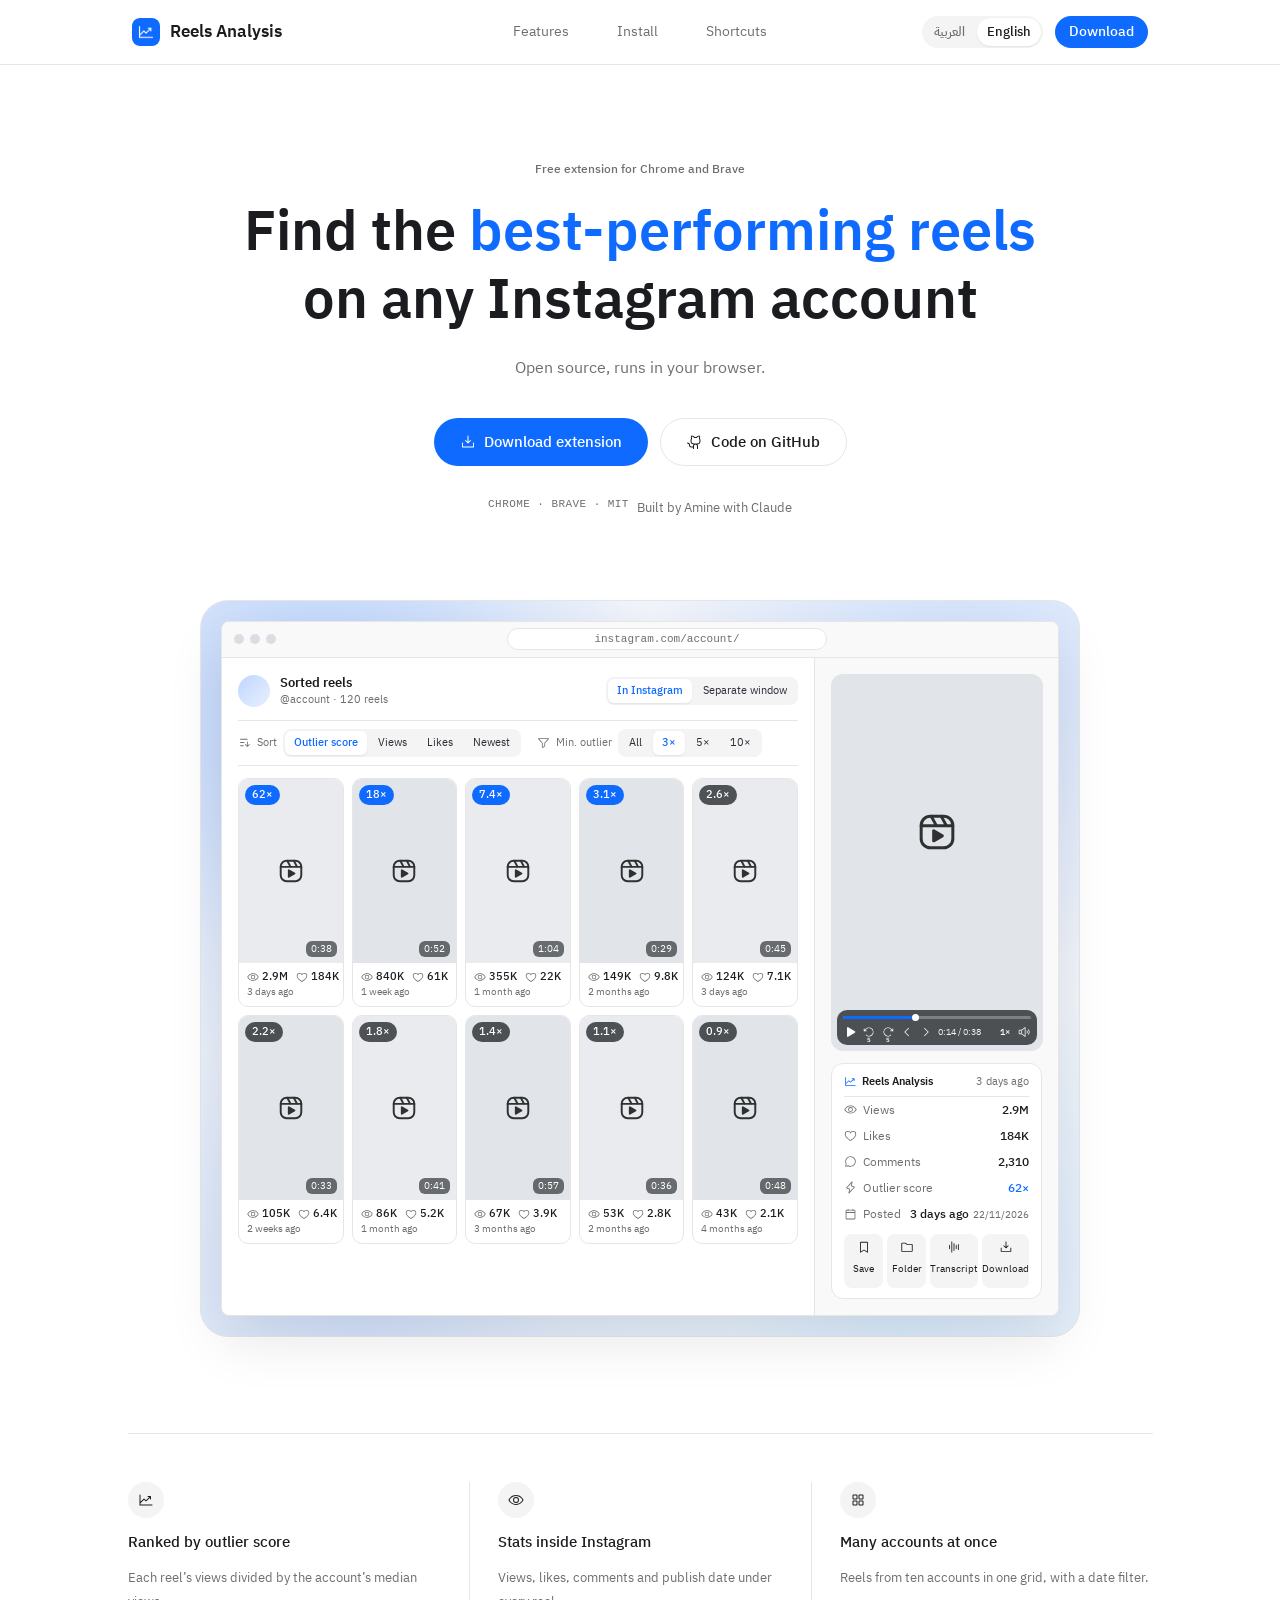
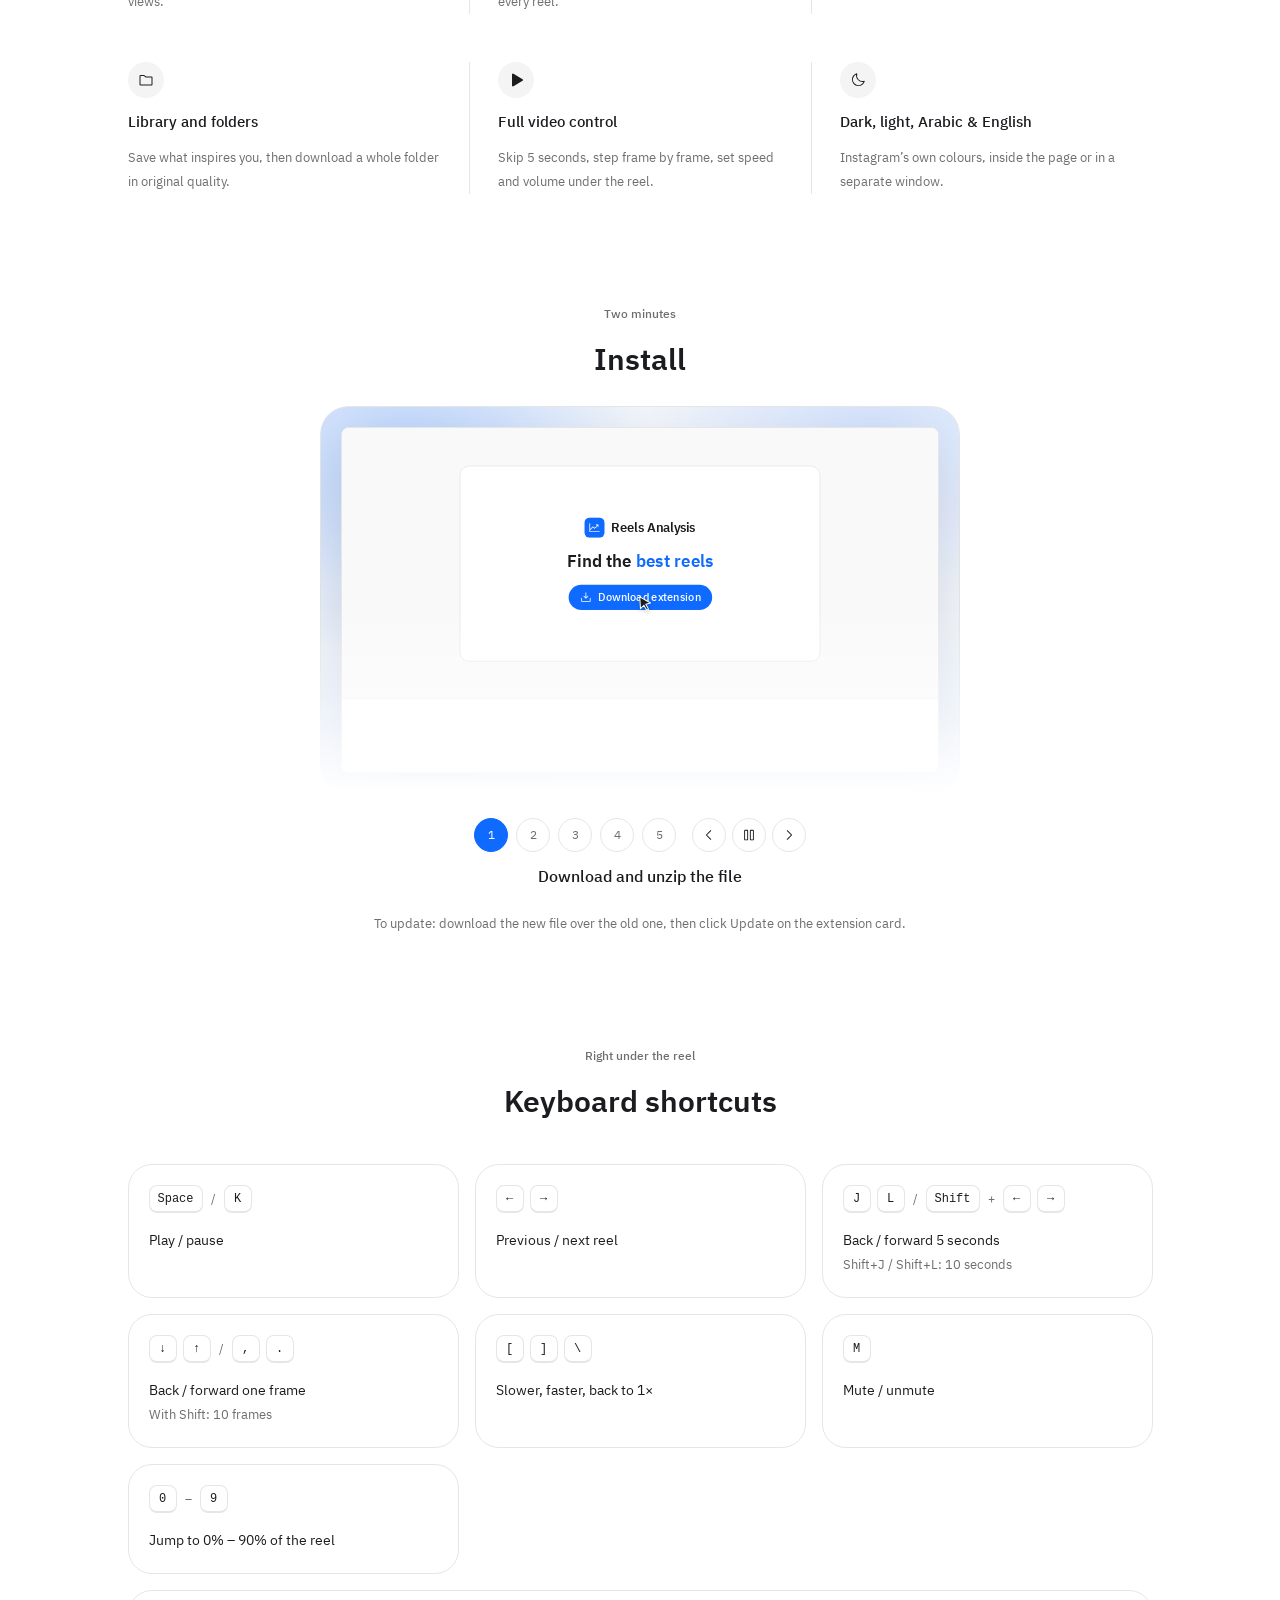
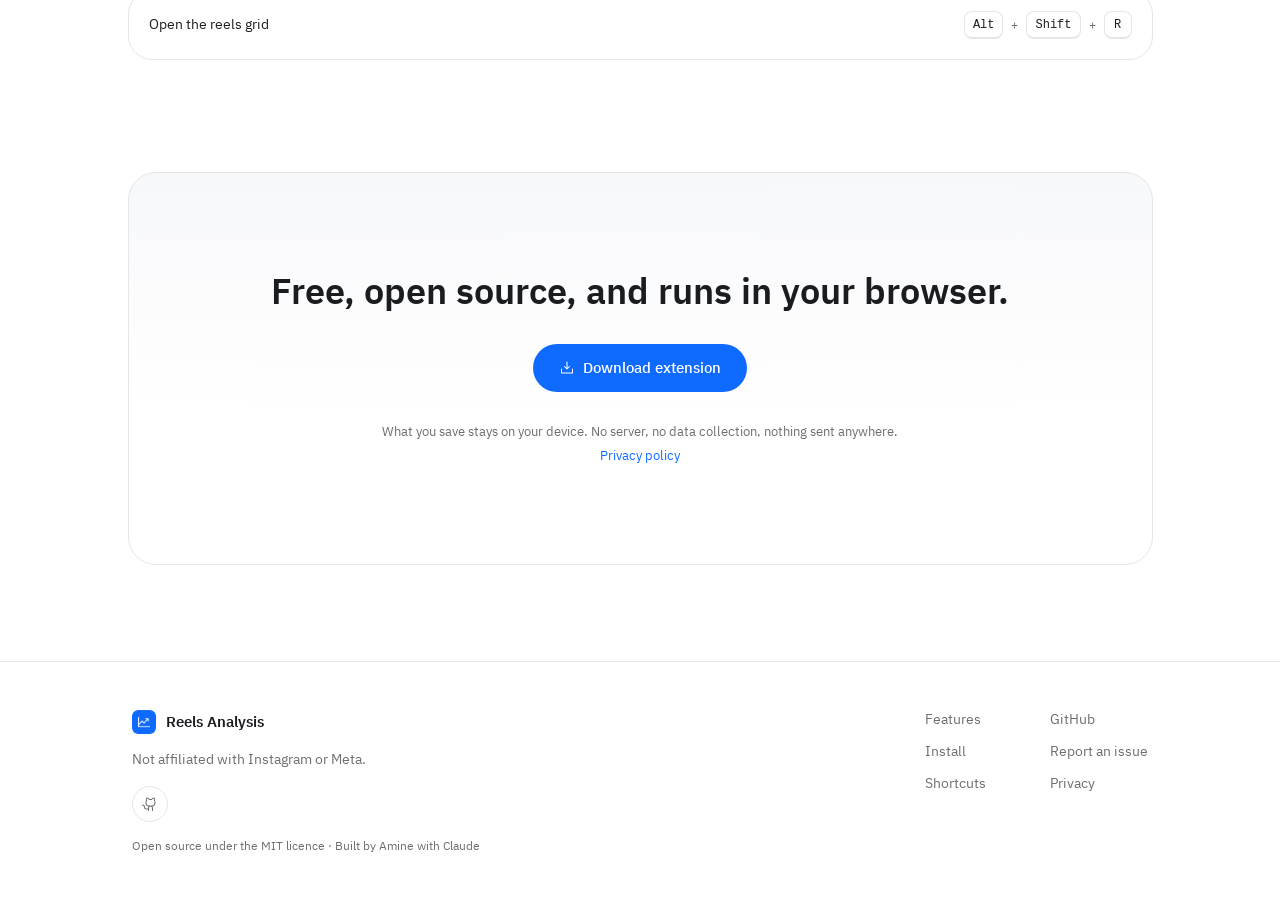
<file: docs/index.html>
<!DOCTYPE html>
<html lang="ar" dir="rtl">
<head>
<meta charset="utf-8">
<meta name="viewport" content="width=device-width, initial-scale=1">
<title>تحليل الريلز — اعرف أنجح الريلز في أي حساب</title>
<meta name="description" content="إضافة مجانية ومفتوحة المصدر لـ Chrome وBrave: رتّب ريلز أي حساب في إنستغرام بنقاط التميّز، وشاهد إحصاءات كل ريل، واحفظه في مجلدات، وتحكّم في تشغيله.">
<link rel="icon" href="icon.png">
<link rel="preconnect" href="https://fonts.googleapis.com">
<link rel="preconnect" href="https://fonts.gstatic.com" crossorigin>
<link href="https://fonts.googleapis.com/css2?family=IBM+Plex+Sans+Arabic:wght@400;500;600&display=swap" rel="stylesheet">
<script>
/* language before first paint: ?lang= → saved choice → browser language (ar* → Arabic, else English) */
(function(d){var l,q=(location.search.match(/[?&]lang=(ar|en)\b/)||[])[1];
  try{l=q||localStorage.getItem('ra-lang');if(q)localStorage.setItem('ra-lang',q);}catch(e){l=q;}
  if(l!=='ar'&&l!=='en')l=/^ar/i.test((navigator.languages&&navigator.languages[0])||navigator.language||'')?'ar':'en';
  d.lang=l;d.dir=l==='ar'?'rtl':'ltr';d.className='js'+(l==='en'?' i18n-wait':'');
  if(l==='en')document.title='Reels Analysis — find the best-performing reels on any account';
})(document.documentElement);
</script>
<style>
:root{
  --bg:#FFFFFF;--fg:#1A1C1F;--mut:#6E6E6E;--muted:#F4F4F4;--line:#E6E6E6;--side:#F9F9F9;--sel:#ECECEC;
  --blue:#0F6BFF;--blue2:#0A58D6;--tint:#E8F0FF;
  --ease:cubic-bezier(.75,0,.25,1);
  --font:"IBM Plex Sans Arabic",-apple-system,"SF Arabic","Segoe UI",Tahoma,sans-serif;
}
*{box-sizing:border-box}
html{scroll-behavior:auto}
body{margin:0;background:var(--bg);color:var(--fg);font:400 15px/24px var(--font);-webkit-font-smoothing:antialiased}
a{color:inherit;text-decoration:none}
svg.i{width:16px;height:16px;fill:currentColor;flex:none;display:block}
.num,.ltr{direction:ltr;unicode-bidi:isolate;font-variant-numeric:tabular-nums}

/* ---------- header (measured: 64px, sticky, border-b, container 1080 / px 32) */
section[id]{scroll-margin-top:80px}
header{position:sticky;top:0;z-index:50;border-bottom:1px solid var(--line);background:rgba(255,255,255,.85);-webkit-backdrop-filter:blur(12px);backdrop-filter:blur(12px)}
.hc{max-width:1080px;margin:0 auto;padding:0 32px;height:64px;display:grid;grid-template-columns:1fr auto 1fr;align-items:center;gap:24px}
.hc nav{justify-self:center;display:flex;gap:24px}.hc .end{justify-self:end}
.brand{display:flex;align-items:center;gap:10px;font-size:17px;font-weight:600;justify-self:start}
.brand img{width:28px;height:28px;border-radius:8px}
.hc nav{display:flex;align-items:center}
.hc nav a{padding:6px 12px;border-radius:999px;font-size:14px;line-height:20px;color:var(--mut)}
.hc nav a:hover{color:var(--fg);background:var(--muted)}
.hc .end{margin-inline-start:0;display:flex;align-items:center;gap:12px}
/* language switch (segmented, 32px like btn-sm) */
html.i18n-wait body{visibility:hidden}
.lsw{display:inline-flex;gap:2px;padding:2px;height:32px;border-radius:999px;background:var(--muted)}
.lsw button{height:28px;padding:0 10px;border:0;border-radius:999px;background:transparent;font:500 13px/28px var(--font);color:var(--mut);cursor:pointer;white-space:nowrap}
.lsw button:hover{color:var(--fg)}
.lsw button.on{background:#fff;color:var(--fg);box-shadow:0 1px 2px rgba(20,24,27,.08);cursor:default}
/* English = LTR: mirror the few places that were fixed to RTL */
html[dir=ltr] .s1 .pg1,html[dir=ltr] .ig,html[dir=ltr] .ig .pf{direction:ltr}
html[dir=ltr] .xc.ar p{direction:ltr;text-align:left}
html[dir=ltr] .key .ks{justify-content:flex-start}
html[dir=ltr] #m-prev svg,html[dir=ltr] #m-next svg{transform:scaleX(-1)}
.btn{display:inline-flex;align-items:center;justify-content:center;gap:8px;white-space:nowrap;border-radius:999px;font-weight:500;font-family:inherit}
.btn-sm{height:32px;padding:0 14px;font-size:14px;line-height:20px}
.btn-lg{height:48px;padding:0 26px;font-size:15px}
.btn-pri{background:var(--blue);color:#fff}
.btn-pri:hover{background:var(--blue2)}
.btn-out{border:1px solid var(--line);background:transparent;color:var(--fg)}
.btn-out:hover{background:var(--muted)}

/* ---------- main column (measured: max 1065, px 20, pb 96) */
main{max-width:1065px;margin:0 auto;padding:0 20px 96px;overflow-x:hidden}
.eyebrow{margin:0;font-size:12px;line-height:16px;font-weight:500;color:var(--mut)}
.hero{display:flex;flex-direction:column;align-items:center;text-align:center;padding-top:96px}
.hero h1{margin:20px 0 0;font-size:56px;line-height:1.22;font-weight:600;letter-spacing:0}
.hero h1 span{color:var(--blue)}
.hero .sub{margin:20px 0 0;font-size:16px;line-height:28px;color:var(--mut)}
.cta{margin-top:36px;display:flex;gap:12px;justify-content:center;flex-wrap:wrap}
.meta{margin-top:24px;display:flex;align-items:center;gap:8px}
.chip{display:inline-flex;align-items:center;gap:6px;height:32px;padding:0 12px;border:1px solid var(--line);border-radius:999px;font-size:13px;color:var(--mut)}
.chip svg.i{width:14px;height:14px}
.mono{font:400 11px/1 ui-monospace,SFMono-Regular,Menlo,monospace;letter-spacing:.04em;color:var(--mut);direction:ltr}

/* ---------- product frame (measured: max 880, radius 28, p 24, aurora, inner shadow 0 24 56) */
.shot{margin-top:80px}
.frame{max-width:880px;margin:0 auto;border:1px solid var(--line);border-radius:28px;padding:20px;background:#F4F6FA;
  background-image:radial-gradient(58% 72% at 14% 16%,rgba(15,107,255,.28),transparent 68%),radial-gradient(54% 68% at 86% 10%,rgba(120,170,255,.30),transparent 70%),radial-gradient(58% 66% at 80% 90%,rgba(140,200,255,.30),transparent 70%),radial-gradient(62% 70% at 18% 92%,rgba(15,107,255,.16),transparent 70%)}
.win{background:#fff;border:1px solid var(--line);border-radius:8px;box-shadow:0 24px 56px rgba(17,17,16,.10);overflow:hidden}
.wbar{height:36px;border-bottom:1px solid var(--line);display:flex;align-items:center;gap:12px;padding:0 12px;direction:ltr;background:var(--side)}
.dots{display:flex;gap:6px}.dots i{width:10px;height:10px;border-radius:50%;background:#DADDE2;display:block}
.url{flex:1;max-width:320px;margin:0 auto;height:22px;border-radius:999px;background:#fff;border:1px solid var(--line);font-size:11px;line-height:20px;color:var(--mut);text-align:center;font-family:ui-monospace,Menlo,monospace}
.wbody{display:grid;grid-template-columns:1fr 244px}
.pane{padding:16px;min-width:0}
.ghead{display:flex;align-items:center;gap:10px}
.av{width:32px;height:32px;border-radius:50%;background:linear-gradient(135deg,#BFD6FF,#E8F0FF);flex:none}
.who b{display:block;font-size:13px;line-height:18px;font-weight:600}
.who>span{display:block;font-size:11px;line-height:16px;color:var(--mut)}
.seg{display:inline-flex;gap:2px;padding:2px;border-radius:8px;background:var(--muted)}
.seg span{height:24px;padding:0 9px;border-radius:6px;font-size:11px;line-height:24px;color:#2A2E36;white-space:nowrap}
.seg span.on{background:#fff;color:var(--blue);font-weight:500;box-shadow:0 1px 2px rgba(20,24,27,.08)}
.ghead .seg{margin-inline-start:auto}
.tb{margin-top:12px;padding:8px 0;border-top:1px solid var(--line);border-bottom:1px solid var(--line);display:flex;align-items:center;gap:16px;flex-wrap:wrap}
.tg{display:flex;align-items:center;gap:6px;font-size:11px;color:var(--mut)}
.tg svg.i{width:13px;height:13px}
.grid{margin-top:12px;display:grid;grid-template-columns:repeat(5,1fr);gap:8px}
.card{border:1px solid var(--line);border-radius:10px;overflow:hidden;background:#fff}
.th{position:relative;aspect-ratio:9/16;overflow:hidden}
.th::after{content:"";position:absolute;left:50%;top:50%;width:26px;height:26px;margin:-13px 0 0 -13px;background:url("data:image/svg+xml,%3Csvg%20xmlns%3D%22http%3A//www.w3.org/2000/svg%22%20viewBox%3D%220%200%2024%2024%22%20fill%3D%22none%22%20stroke%3D%22%23111%22%20stroke-width%3D%221.8%22%20stroke-linejoin%3D%22round%22%20stroke-linecap%3D%22round%22%3E%3Crect%20x%3D%222.5%22%20y%3D%222.5%22%20width%3D%2219%22%20height%3D%2219%22%20rx%3D%225.5%22/%3E%3Cpath%20d%3D%22M2.5%208.2h19M8.6%202.6l3%205.6M14.6%202.6l3%205.6%22/%3E%3Cpath%20d%3D%22M10%2011.3v6l5.2-3z%22%20fill%3D%22%23111%22/%3E%3C/svg%3E") center/contain no-repeat;opacity:.85}
.badge{position:absolute;top:6px;inset-inline-start:6px;z-index:1;height:20px;padding:0 7px;border-radius:999px;background:rgba(20,24,27,.72);color:#fff;font-size:11px;line-height:20px;font-weight:500}
.badge.hot{background:var(--blue)}
.dur{position:absolute;bottom:6px;inset-inline-end:6px;z-index:1;font-size:10px;line-height:16px;padding:0 5px;border-radius:6px;background:rgba(20,24,27,.6);color:#fff}
.cm{padding:6px 8px 7px}
.cs{display:flex;gap:8px;font-size:11px;line-height:16px;font-weight:500}
.cs span{display:inline-flex;align-items:center;gap:3px}
.cs svg.i{width:12px;height:12px;color:var(--mut)}
.cd{font-size:10px;line-height:14px;color:var(--mut)}
.t1,.t3,.t5,.t7,.t9{background:#E9EBEE}.t2,.t4,.t6,.t8,.t10{background:#E1E4E8}
aside.side{border-inline-start:1px solid var(--line);background:var(--side);padding:16px;display:flex;flex-direction:column;gap:12px}
.viewer{position:relative;width:212px;margin:0 auto;aspect-ratio:9/16;border-radius:12px;overflow:hidden;background:#E1E4E8 !important}
.viewer::before{content:"";position:absolute;left:50%;top:42%;width:40px;height:40px;margin:-20px 0 0 -20px;background:url("data:image/svg+xml,%3Csvg%20xmlns%3D%22http%3A//www.w3.org/2000/svg%22%20viewBox%3D%220%200%2024%2024%22%20fill%3D%22none%22%20stroke%3D%22%23111%22%20stroke-width%3D%221.8%22%20stroke-linejoin%3D%22round%22%20stroke-linecap%3D%22round%22%3E%3Crect%20x%3D%222.5%22%20y%3D%222.5%22%20width%3D%2219%22%20height%3D%2219%22%20rx%3D%225.5%22/%3E%3Cpath%20d%3D%22M2.5%208.2h19M8.6%202.6l3%205.6M14.6%202.6l3%205.6%22/%3E%3Cpath%20d%3D%22M10%2011.3v6l5.2-3z%22%20fill%3D%22%23111%22/%3E%3C/svg%3E") center/contain no-repeat;opacity:.85}
.bar{position:absolute;left:6px;right:6px;bottom:6px;direction:ltr;background:rgba(20,24,27,.72);border-radius:10px;padding:2px 4px 3px;color:#fff}
.scrub{position:relative;height:10px}
.scrub .tr{position:absolute;left:2px;right:2px;top:4px;height:3px;border-radius:999px;background:rgba(255,255,255,.28)}
.scrub .pg{position:absolute;left:2px;top:4px;height:3px;width:37%;border-radius:999px;background:var(--blue)}
.scrub .kn{position:absolute;left:37%;top:2px;width:7px;height:7px;border-radius:50%;background:#fff}
.brow{display:flex;align-items:center;gap:1px;height:20px}
.brow b{display:inline-flex;align-items:center;justify-content:center;min-width:18px;height:20px;position:relative;font-weight:500}
.brow svg.i{width:12px;height:12px}
.brow b small{position:absolute;font-size:6px;font-weight:600;top:6px;left:0;right:0;text-align:center}
.brow .tm{font-size:9px;padding:0 2px;color:rgba(255,255,255,.92);white-space:nowrap}
.brow .sp{flex:1}
.brow .vl{width:20px;height:3px;border-radius:999px;background:rgba(255,255,255,.28);position:relative}
.brow .vl::before{content:"";position:absolute;inset:0 30% 0 0;border-radius:999px;background:#fff}
.brow .x{font-size:9px}
.stats{background:#fff;border:1px solid var(--line);border-radius:12px;padding:10px 12px}
.dtop{display:flex;align-items:center;justify-content:space-between;font-size:11px;line-height:16px;color:var(--mut);padding-bottom:6px;border-bottom:1px solid var(--line)}
.dtop .bn{display:inline-flex;align-items:center;gap:5px;color:var(--fg);font-weight:600;direction:ltr}
.dtop .bn svg.i{color:var(--blue);width:13px;height:13px}
.rw{display:flex;justify-content:space-between;align-items:center;font-size:12px;line-height:26px}
.rw .k{display:inline-flex;align-items:center;gap:6px;color:var(--mut)}
.rw .k svg.i{width:13px;height:13px}
.rw .v{font-weight:500}
.rw .v.hot{color:var(--blue)}
html[dir=ltr] .rw .v{white-space:nowrap}
.rw .v small{color:var(--mut);font-weight:400;margin-inline-start:4px}
.acts{margin-top:6px;display:grid;grid-template-columns:repeat(4,1fr);gap:4px}
.acts span{display:flex;flex-direction:column;align-items:center;gap:2px;padding:6px 0;border-radius:8px;background:var(--muted);font-size:10px;line-height:14px}
.acts svg.i{width:14px;height:14px}

/* ---------- features (measured: border-t, pt 48, 3 cols, dividers, icon 36 round muted, h 15/500, p 13/24) */
.feats{margin-top:96px;border-top:1px solid var(--line);padding-top:48px;display:grid;grid-template-columns:repeat(3,1fr);row-gap:48px}
.feat{display:flex;flex-direction:column;gap:12px;padding:0 28px;border-inline-start:1px solid var(--line)}
.feat:nth-child(3n+1){padding-inline-start:0;border-inline-start:0}
.feat:nth-child(3n){padding-inline-end:0}
.feat .ic{width:36px;height:36px;border-radius:50%;background:var(--muted);display:flex;align-items:center;justify-content:center}
.feat h3{margin:0;font-size:15px;line-height:24px;font-weight:500}
.feat p{margin:0;font-size:13px;line-height:24px;color:var(--mut)}

/* ---------- section heads (measured: gap 16, h2 30/600, mb 40) */
.sec{margin-top:112px}
.sh{display:flex;flex-direction:column;align-items:center;gap:16px;margin-bottom:40px;text-align:center}
.sh h2{margin:0;font-size:30px;line-height:44px;font-weight:600}

/* ---------- install motion */
.frame-install{max-width:640px;-webkit-mask-image:linear-gradient(to bottom,#000 0%,#000 52%,rgba(0,0,0,.55) 74%,transparent 100%);mask-image:linear-gradient(to bottom,#000 0%,#000 52%,rgba(0,0,0,.55) 74%,transparent 100%)}
#install .sh{margin-bottom:24px}
.stagebox{position:relative;width:100%;aspect-ratio:760/440;border-radius:8px;overflow:hidden;background:#fff;border:1px solid var(--line);box-shadow:0 24px 56px rgba(17,17,16,.10)}
.stage{position:absolute;left:0;top:0;width:760px;height:440px;transform-origin:0 0;direction:ltr;font-family:var(--font);color:var(--fg);overflow:hidden;background:#fff}
.stage *{transition-timing-function:var(--ease)}
.scene{position:absolute;inset:0;visibility:hidden}
.stage[data-s="1"] .s1,.stage[data-s="2"] .s2,.stage[data-s="5"] .s5{visibility:visible}
/* scene 1: download */
.s1{background:var(--side)}
.s1 .pg1{position:absolute;left:150px;top:48px;width:460px;height:250px;border:1px solid var(--line);border-radius:12px;background:#fff;display:flex;flex-direction:column;align-items:center;justify-content:center;gap:14px;direction:rtl}
.s1 .pg1 .lg{display:flex;align-items:center;gap:8px;font-weight:600;font-size:16px;direction:ltr}
.s1 .pg1 .lg img{width:26px;height:26px;border-radius:7px}
.s1 .pg1 .h{font-size:22px;line-height:32px;font-weight:600}
.s1 .pg1 .h span{color:var(--blue)}
.dlb{transition:transform .2s}
.press{transform:scale(.94)}
.shelf{position:absolute;left:0;right:0;bottom:0;height:96px;border-top:1px solid var(--line);background:#fff;display:flex;align-items:center;gap:16px;padding:0 32px}
.file{display:flex;align-items:center;gap:10px;height:56px;padding:0 16px;border:1px solid var(--line);border-radius:12px;background:#fff;font-size:13px;transform:translateY(130px);transition:transform 1s}
.file.in{transform:none}
.file .fi{width:32px;height:32px;border-radius:8px;display:flex;align-items:center;justify-content:center;background:var(--muted)}
.file .fi.bl{background:var(--tint);color:var(--blue)}
.file small{display:block;font-size:11px;color:var(--mut);line-height:14px}
.arrowx{color:var(--mut);transform:translateY(130px);transition:transform 1s}
.arrowx.in{transform:none}
/* browser */
.s2,.s5{background:#fff}
.chrome{height:76px;background:var(--side);border-bottom:1px solid var(--line)}
.tabs{height:36px;display:flex;align-items:flex-end;gap:8px;padding:0 12px}
.tabs .dots{align-self:center;margin-inline-end:8px}
.tab{height:28px;padding:0 14px;border-radius:8px 8px 0 0;background:#fff;border:1px solid var(--line);border-bottom:0;font-size:12px;line-height:28px;min-width:150px}
.addr{display:flex;align-items:center;gap:10px;height:40px;padding:0 12px;background:#fff;border-top:1px solid var(--line)}
.addr .nv{display:flex;gap:8px;color:#B5BAC2}
.addr .ab{flex:1;height:26px;border-radius:999px;background:var(--muted);font:12px/26px ui-monospace,Menlo,monospace;padding:0 14px;color:var(--fg)}
.addr .ab i{display:inline-block;width:1px;height:13px;background:var(--fg);vertical-align:-2px;margin-left:1px}
.xh{display:flex;align-items:center;height:56px;padding:0 24px;border-bottom:1px solid var(--line);gap:16px}
.xh b{font-size:17px;font-weight:600}
.xh .srch{width:260px;height:30px;border-radius:999px;background:var(--muted);margin:0 auto}
.dev{display:flex;align-items:center;gap:10px;font-size:13px}
.tgl{width:34px;height:20px;border-radius:999px;background:#C9CDD3;position:relative;transition:background .4s}
.tgl::after{content:"";position:absolute;top:3px;left:3px;width:14px;height:14px;border-radius:50%;background:#fff;transition:transform .4s var(--ease)}
.tgl.on{background:var(--blue)}.tgl.on::after{transform:translateX(14px)}
.devbar{height:0;overflow:hidden;display:flex;align-items:center;gap:8px;padding:0 24px;border-bottom:1px solid transparent;transition:height .6s}
.devbar.in{height:48px;border-bottom-color:var(--line)}
.ob{height:30px;padding:0 14px;border:1px solid var(--line);border-radius:999px;font-size:12px;line-height:28px;background:#fff;transition:transform .2s}
.xg{display:grid;grid-template-columns:repeat(3,1fr);gap:14px;padding:20px 24px}
.xc{height:104px;border:1px solid var(--line);border-radius:12px;padding:14px;display:flex;flex-direction:column;gap:8px}
.xc .r1{display:flex;gap:10px;align-items:center}
.xc .ico{width:30px;height:30px;border-radius:8px;background:var(--muted)}
.xc .ln{height:8px;border-radius:4px;background:var(--muted)}
.xc .ft{margin-top:auto;display:flex;justify-content:flex-end}
.xc .ft .tgl{transform:scale(.8)}
.xc.ar{display:none;border-color:#BCD3FF}
.xc.ar.in{display:flex;animation:none}
.xc.ar img{width:30px;height:30px;border-radius:8px}
.xc.ar b{font-size:13px;line-height:16px;display:block}
.xc.ar small{font-size:11px;color:var(--mut)}
.xc.ar p{margin:0;font-size:11px;line-height:16px;color:var(--mut);direction:rtl;text-align:right}
/* picker dialog */
.dlg{position:absolute;left:190px;top:96px;width:380px;border:1px solid var(--line);border-radius:12px;background:#fff;box-shadow:0 24px 56px rgba(17,17,16,.14);transform:translateY(480px);transition:transform .8s}
.dlg.in{transform:none}
.dlg .dt{font-size:13px;font-weight:600;padding:12px 16px;border-bottom:1px solid var(--line)}
.dlg .fr{display:flex;align-items:center;gap:10px;height:36px;padding:0 16px;font-size:13px}
.dlg .fr svg.i{color:#8A919C}
.dlg .fr.sel{background:var(--tint);color:var(--blue)}.dlg .fr.sel svg.i{color:var(--blue)}
.dlg .df{display:flex;justify-content:flex-end;gap:8px;padding:12px 16px;border-top:1px solid var(--line)}
.dlg .df span{height:30px;padding:0 16px;border-radius:999px;font-size:12px;line-height:30px;border:1px solid var(--line);transition:transform .2s}
.dlg .df .go{background:var(--blue);border-color:var(--blue);color:#fff}
/* scene 5: instagram-like page */
.ig{display:grid;grid-template-columns:150px 1fr;height:364px;direction:rtl}
.ig .nav{border-inline-end:1px solid var(--line);padding:18px 14px;display:flex;flex-direction:column;gap:14px}
.ig .nav i{display:block;height:10px;border-radius:5px;background:#E9ECF0}
.ig .pf{padding:18px 26px;direction:rtl;min-width:0}
.ig .ph{display:flex;align-items:center;gap:18px}
.ig .ph .av{width:48px;height:48px}
.ig .ph .ls{display:flex;flex-direction:column;gap:8px}
.ig .ph .ls i{display:block;height:10px;border-radius:5px;background:#E9ECF0}
.ig .itabs{margin-top:16px;border-top:1px solid var(--line);display:flex;justify-content:center;gap:28px;font-size:12px;color:var(--mut)}
.ig .itabs span{padding:9px 2px;border-top:2px solid transparent;margin-top:-1px;display:inline-flex;gap:5px;align-items:center}
.ig .itabs .rt{color:var(--blue);font-weight:500;transition:transform .2s}
.ig .itabs .rt.on{border-top-color:var(--blue)}
.ig .ggrid{margin-top:12px;display:grid;grid-template-columns:repeat(5,1fr);gap:8px;transform:translateY(300px);transition:transform 1s}
.ig .ggrid.in{transform:none}
.ig .ggrid .th{aspect-ratio:4/5;border-radius:8px}
.ig .ggrid .th::after{display:none}
.ig .ggrid .cs{margin-top:4px;font-size:10px}
.cur{position:absolute;left:0;top:0;width:22px;height:22px;z-index:9;transition:transform 1s var(--ease);pointer-events:none}
.cur svg{width:22px;height:22px;display:block;filter:drop-shadow(0 2px 3px rgba(20,24,27,.25))}
.cur.dn svg{transform:scale(.85);transition:transform .15s}
.steps{margin-top:24px;display:flex;align-items:center;justify-content:center;gap:16px}
.dotsn{display:flex;gap:8px}
.dotsn span,.dotsn button{width:28px;height:28px;border-radius:50%;border:1px solid var(--line);font:inherit;font-size:12px;line-height:26px;text-align:center;color:var(--mut);background:#fff;padding:0;cursor:pointer}
.dotsn button:hover{border-color:var(--blue);color:var(--blue)}
.mctl{display:flex;gap:6px}.mctl[hidden]{display:none}
.mctl button{width:32px;height:32px;border-radius:50%;border:1px solid var(--line);background:#fff;color:var(--t1,#111);display:flex;align-items:center;justify-content:center;cursor:pointer;padding:0}
.mctl button:hover{border-color:var(--blue);color:var(--blue)}.mctl svg{width:14px;height:14px}
.dotsn span.on,.dotsn button.on{background:var(--blue);border-color:var(--blue);color:#fff}
.steps{display:flex !important;flex-direction:column;align-items:center;gap:14px}
.srow{display:flex;align-items:center;justify-content:center;gap:16px;flex-wrap:wrap}
.srow .mctl{order:2}.srow .dotsn{order:1}
.srow .dotsn button,.srow .mctl button{width:34px;height:34px;line-height:32px}
.cap{min-width:0;font-size:16px;font-weight:500;text-align:center;line-height:1.4}
.static{display:none;grid-template-columns:repeat(5,1fr);gap:16px;margin:0;padding:0;list-style:none}
.static li{border:1px solid var(--line);border-radius:24px;padding:20px;display:flex;flex-direction:column;gap:12px}
.static .n{width:28px;height:28px;border-radius:50%;background:var(--blue);color:#fff;font-size:12px;line-height:28px;text-align:center}
.static b{font-size:15px;line-height:24px;font-weight:500}
.static span{font-size:13px;line-height:24px;color:var(--mut)}
html:not(.js) .motion{display:none}html:not(.js) .static{display:grid}
@media (prefers-reduced-motion:reduce){.motion{display:none}.static{display:grid}}
.upd{margin:24px 0 0;text-align:center;font-size:13px;line-height:24px;color:var(--mut)}
code,kbd{direction:ltr;unicode-bidi:isolate;font:500 12px/1 ui-monospace,SFMono-Regular,Menlo,monospace}
code{background:var(--muted);border-radius:6px;padding:3px 6px}

/* ---------- shortcuts (measured testimonial cards: radius 24, border, p 20, gap 16) */
.keys{display:grid;grid-template-columns:repeat(3,1fr);gap:16px}
.key{border:1px solid var(--line);border-radius:24px;padding:20px;display:flex;flex-direction:column;gap:16px}
.key .ks{display:flex;flex-wrap:wrap;gap:6px;align-items:center;direction:ltr;justify-content:flex-end}
.key .ks em{font-style:normal;font-size:12px;color:var(--mut);padding:0 2px}
kbd{display:inline-flex;align-items:center;justify-content:center;min-width:28px;height:28px;padding:0 8px;border:1px solid var(--line);border-bottom-width:2px;border-radius:8px;background:#fff;color:var(--fg)}
.key p{margin:0;font-size:14px;line-height:24px}
.key:last-child{grid-column:1/-1;flex-direction:row-reverse;justify-content:space-between;align-items:center}
.key p small{display:block;font-size:13px;color:var(--mut)}

/* ---------- closing CTA (measured: radius 28, border, py 96, h2 36/600, gap 28) */
.meta .by{display:block;margin-top:6px;font-size:13px;color:var(--mut)}
.closing{border:1px solid var(--line);border-radius:28px;background:linear-gradient(#F7F8FA 0%,#fff 62%);padding:96px 48px;display:flex;flex-direction:column;align-items:center;gap:28px;text-align:center}
.closing h2{margin:0;font-size:36px;line-height:1.3;font-weight:600}
.closing p{margin:0;max-width:560px;font-size:13px;line-height:24px;color:var(--mut)}
.closing p a{color:var(--blue)}

/* ---------- footer (measured: border-t, container 1080, py 48, brand col + link cols, round 36 icon btns) */
footer{margin-top:0;border-top:1px solid var(--line)}
.fc{max-width:1080px;margin:0 auto;padding:48px 32px;display:flex;justify-content:space-between;gap:40px}
.fb{display:flex;flex-direction:column;align-items:flex-start;gap:16px}
.fb .brand{font-size:15px}.fb .brand img{width:24px;height:24px;border-radius:6px}
.fb p{margin:0;font-size:14px;line-height:20px;color:var(--mut)}
.rb{display:inline-flex;width:36px;height:36px;border-radius:50%;border:1px solid var(--line);align-items:center;justify-content:center;color:var(--mut)}
.rb:hover{color:var(--fg)}
.fb .cp{font-size:12px;line-height:16px;color:var(--mut)}
.fn{display:flex;gap:64px}
.fn div{display:flex;flex-direction:column;gap:12px}
.fn a{font-size:14px;line-height:20px;color:var(--mut)}
.fn a:hover{color:var(--fg)}

/* ---------- responsive */
@media (max-width:860px){
  .wbody{grid-template-columns:1fr}
  aside.side{border-inline-start:0;border-top:1px solid var(--line);display:grid;grid-template-columns:200px 1fr;align-items:start}
  .viewer{width:200px}
}
@media (max-width:640px){
  .hc{padding:0 20px;gap:12px;grid-template-columns:1fr auto}.hc nav{display:none}.hc .brand{white-space:nowrap}.hc .end{gap:8px}
  .lsw{padding:0;background:transparent}.lsw button.on{display:none}
  .lsw button{height:32px;line-height:30px;padding:0 10px;border:1px solid var(--line);color:var(--fg)}
  .hero{padding-top:56px}
  .hero h1{font-size:27px;line-height:1.4}
  .cta{flex-direction:column;align-items:center}
  .shot{margin-top:56px}
  .frame{padding:8px;border-radius:20px}
  .wbar .url{max-width:200px}
  .pane{padding:12px}
  .ghead .seg,.tg.f2{display:none}
  .grid{grid-template-columns:repeat(3,1fr)}
  .grid .card:nth-child(n+4){display:none}
  aside.side{grid-template-columns:1fr;padding:12px}
  .viewer{width:220px}
  .grid .cs span+span{display:none}
  .feats{margin-top:64px;grid-template-columns:1fr;row-gap:0;padding-top:16px}
  .feat,.feat:nth-child(3n+1),.feat:nth-child(3n){padding:32px 0;border-inline-start:0;border-bottom:1px solid var(--line)}
  .feat:last-child{border-bottom:0;padding-bottom:0}
  .sec{margin-top:80px}
  .sh h2{font-size:26px;line-height:38px}
  .stagebox{border-radius:8px}
  .steps{flex-direction:column;gap:12px}
  .static{grid-template-columns:1fr}
  .keys{grid-template-columns:1fr}
  .closing{padding:64px 24px;border-radius:24px}
  .closing h2{font-size:26px}
  .fc{flex-direction:column;padding:48px 20px}
  .fn{gap:40px}
}
</style>
</head>
<body>
<svg width="0" height="0" style="position:absolute" aria-hidden="true"><defs>
<symbol id="i-eye" viewBox="0 0 256 256"><path d="M247.31,124.76c-.35-.79-8.82-19.58-27.65-38.41C194.57,61.26,162.88,48,128,48S61.43,61.26,36.34,86.35C17.51,105.18,9,124,8.69,124.76a8,8,0,0,0,0,6.5c.35.79,8.82,19.57,27.65,38.4C61.43,194.74,93.12,208,128,208s66.57-13.26,91.66-38.34c18.83-18.83,27.3-37.61,27.65-38.4A8,8,0,0,0,247.31,124.76ZM128,192c-30.78,0-57.67-11.19-79.93-33.25A133.47,133.47,0,0,1,25,128,133.33,133.33,0,0,1,48.07,97.25C70.33,75.19,97.22,64,128,64s57.67,11.19,79.93,33.25A133.46,133.46,0,0,1,231.05,128C223.84,141.46,192.43,192,128,192Zm0-112a48,48,0,1,0,48,48A48.05,48.05,0,0,0,128,80Zm0,80a32,32,0,1,1,32-32A32,32,0,0,1,128,160Z"/></symbol>
<symbol id="i-heart" viewBox="0 0 256 256"><path d="M178,40c-20.65,0-38.73,8.88-50,23.89C116.73,48.88,98.65,40,78,40a62.07,62.07,0,0,0-62,62c0,70,103.79,126.66,108.21,129a8,8,0,0,0,7.58,0C136.21,228.66,240,172,240,102A62.07,62.07,0,0,0,178,40ZM128,214.8C109.74,204.16,32,155.69,32,102A46.06,46.06,0,0,1,78,56c19.45,0,35.78,10.36,42.6,27a8,8,0,0,0,14.8,0c6.82-16.67,23.15-27,42.6-27a46.06,46.06,0,0,1,46,46C224,155.61,146.24,204.15,128,214.8Z"/></symbol>
<symbol id="i-chat-circle" viewBox="0 0 256 256"><path d="M128,24A104,104,0,0,0,36.18,176.88L24.83,210.93a16,16,0,0,0,20.24,20.24l34.05-11.35A104,104,0,1,0,128,24Zm0,192a87.87,87.87,0,0,1-44.06-11.81,8,8,0,0,0-6.54-.67L40,216,52.47,178.6a8,8,0,0,0-.66-6.54A88,88,0,1,1,128,216Z"/></symbol>
<symbol id="i-lightning" viewBox="0 0 256 256"><path d="M215.79,118.17a8,8,0,0,0-5-5.66L153.18,90.9l14.66-73.33a8,8,0,0,0-13.69-7l-112,120a8,8,0,0,0,3,13l57.63,21.61L88.16,238.43a8,8,0,0,0,13.69,7l112-120A8,8,0,0,0,215.79,118.17ZM109.37,214l10.47-52.38a8,8,0,0,0-5-9.06L62,132.71l84.62-90.66L136.16,94.43a8,8,0,0,0,5,9.06l52.8,19.8Z"/></symbol>
<symbol id="i-calendar-blank" viewBox="0 0 256 256"><path d="M208,32H184V24a8,8,0,0,0-16,0v8H88V24a8,8,0,0,0-16,0v8H48A16,16,0,0,0,32,48V208a16,16,0,0,0,16,16H208a16,16,0,0,0,16-16V48A16,16,0,0,0,208,32ZM72,48v8a8,8,0,0,0,16,0V48h80v8a8,8,0,0,0,16,0V48h24V80H48V48ZM208,208H48V96H208V208Z"/></symbol>
<symbol id="i-bookmark-simple" viewBox="0 0 256 256"><path d="M184,32H72A16,16,0,0,0,56,48V224a8,8,0,0,0,12.24,6.78L128,193.43l59.77,37.35A8,8,0,0,0,200,224V48A16,16,0,0,0,184,32Zm0,177.57-51.77-32.35a8,8,0,0,0-8.48,0L72,209.57V48H184Z"/></symbol>
<symbol id="i-bookmark-simple-fill" viewBox="0 0 256 256"><path d="M184,32H72A16,16,0,0,0,56,48V224a8,8,0,0,0,12.24,6.78L128,193.43l59.77,37.35A8,8,0,0,0,200,224V48A16,16,0,0,0,184,32Z"/></symbol>
<symbol id="i-folder-simple" viewBox="0 0 256 256"><path d="M216,72H130.67L102.93,51.2a16.12,16.12,0,0,0-9.6-3.2H40A16,16,0,0,0,24,64V200a16,16,0,0,0,16,16H216.89A15.13,15.13,0,0,0,232,200.89V88A16,16,0,0,0,216,72Zm0,128H40V64H93.33L123.2,86.4A8,8,0,0,0,128,88h88Z"/></symbol>
<symbol id="i-waveform" viewBox="0 0 256 256"><path d="M56,96v64a8,8,0,0,1-16,0V96a8,8,0,0,1,16,0ZM88,24a8,8,0,0,0-8,8V224a8,8,0,0,0,16,0V32A8,8,0,0,0,88,24Zm40,32a8,8,0,0,0-8,8V192a8,8,0,0,0,16,0V64A8,8,0,0,0,128,56Zm40,32a8,8,0,0,0-8,8v64a8,8,0,0,0,16,0V96A8,8,0,0,0,168,88Zm40-16a8,8,0,0,0-8,8v96a8,8,0,0,0,16,0V80A8,8,0,0,0,208,72Z"/></symbol>
<symbol id="i-download-simple" viewBox="0 0 256 256"><path d="M224,144v64a8,8,0,0,1-8,8H40a8,8,0,0,1-8-8V144a8,8,0,0,1,16,0v56H208V144a8,8,0,0,1,16,0Zm-101.66,5.66a8,8,0,0,0,11.32,0l40-40a8,8,0,0,0-11.32-11.32L136,124.69V32a8,8,0,0,0-16,0v92.69L93.66,98.34a8,8,0,0,0-11.32,11.32Z"/></symbol>
<symbol id="i-play-fill" viewBox="0 0 256 256"><path d="M240,128a15.74,15.74,0,0,1-7.6,13.51L88.32,229.65a16,16,0,0,1-16.2.3A15.86,15.86,0,0,1,64,216.13V39.87a15.86,15.86,0,0,1,8.12-13.82,16,16,0,0,1,16.2.3L232.4,114.49A15.74,15.74,0,0,1,240,128Z"/></symbol>
<symbol id="i-arrow-counter-clockwise" viewBox="0 0 256 256"><path d="M224,128a96,96,0,0,1-94.71,96H128A95.38,95.38,0,0,1,62.1,197.8a8,8,0,0,1,11-11.63A80,80,0,1,0,71.43,71.39a3.07,3.07,0,0,1-.26.25L44.59,96H72a8,8,0,0,1,0,16H24a8,8,0,0,1-8-8V56a8,8,0,0,1,16,0V85.8L60.25,60A96,96,0,0,1,224,128Z"/></symbol>
<symbol id="i-arrow-clockwise" viewBox="0 0 256 256"><path d="M240,56v48a8,8,0,0,1-8,8H184a8,8,0,0,1,0-16H211.4L184.81,71.64l-.25-.24a80,80,0,1,0-1.67,114.78,8,8,0,0,1,11,11.63A95.44,95.44,0,0,1,128,224h-1.32A96,96,0,1,1,195.75,60L224,85.8V56a8,8,0,1,1,16,0Z"/></symbol>
<symbol id="i-caret-left" viewBox="0 0 256 256"><path d="M165.66,202.34a8,8,0,0,1-11.32,11.32l-80-80a8,8,0,0,1,0-11.32l80-80a8,8,0,0,1,11.32,11.32L91.31,128Z"/></symbol>
<symbol id="i-caret-right" viewBox="0 0 256 256"><path d="M181.66,133.66l-80,80a8,8,0,0,1-11.32-11.32L164.69,128,90.34,53.66a8,8,0,0,1,11.32-11.32l80,80A8,8,0,0,1,181.66,133.66Z"/></symbol>
<symbol id="i-speaker-high" viewBox="0 0 256 256"><path d="M155.51,24.81a8,8,0,0,0-8.42.88L77.25,80H32A16,16,0,0,0,16,96v64a16,16,0,0,0,16,16H77.25l69.84,54.31A8,8,0,0,0,160,224V32A8,8,0,0,0,155.51,24.81ZM32,96H72v64H32ZM144,207.64,88,164.09V91.91l56-43.55Zm54-106.08a40,40,0,0,1,0,52.88,8,8,0,0,1-12-10.58,24,24,0,0,0,0-31.72,8,8,0,0,1,12-10.58ZM248,128a79.9,79.9,0,0,1-20.37,53.34,8,8,0,0,1-11.92-10.67,64,64,0,0,0,0-85.33,8,8,0,1,1,11.92-10.67A79.83,79.83,0,0,1,248,128Z"/></symbol>
<symbol id="i-sort-ascending" viewBox="0 0 256 256"><path d="M128,128a8,8,0,0,1-8,8H48a8,8,0,0,1,0-16h72A8,8,0,0,1,128,128ZM48,72H184a8,8,0,0,0,0-16H48a8,8,0,0,0,0,16Zm56,112H48a8,8,0,0,0,0,16h56a8,8,0,0,0,0-16Zm125.66-21.66a8,8,0,0,0-11.32,0L192,188.69V112a8,8,0,0,0-16,0v76.69l-26.34-26.35a8,8,0,0,0-11.32,11.32l40,40a8,8,0,0,0,11.32,0l40-40A8,8,0,0,0,229.66,162.34Z"/></symbol>
<symbol id="i-funnel" viewBox="0 0 256 256"><path d="M230.6,49.53A15.81,15.81,0,0,0,216,40H40A16,16,0,0,0,28.19,66.76l.08.09L96,139.17V216a16,16,0,0,0,24.87,13.32l32-21.34A16,16,0,0,0,160,194.66V139.17l67.74-72.32.08-.09A15.8,15.8,0,0,0,230.6,49.53ZM40,56h0Zm106.18,74.58A8,8,0,0,0,144,136v58.66L112,216V136a8,8,0,0,0-2.16-5.47L40,56H216Z"/></symbol>
<symbol id="i-squares-four" viewBox="0 0 256 256"><path d="M104,40H56A16,16,0,0,0,40,56v48a16,16,0,0,0,16,16h48a16,16,0,0,0,16-16V56A16,16,0,0,0,104,40Zm0,64H56V56h48v48Zm96-64H152a16,16,0,0,0-16,16v48a16,16,0,0,0,16,16h48a16,16,0,0,0,16-16V56A16,16,0,0,0,200,40Zm0,64H152V56h48v48Zm-96,32H56a16,16,0,0,0-16,16v48a16,16,0,0,0,16,16h48a16,16,0,0,0,16-16V152A16,16,0,0,0,104,136Zm0,64H56V152h48v48Zm96-64H152a16,16,0,0,0-16,16v48a16,16,0,0,0,16,16h48a16,16,0,0,0,16-16V152A16,16,0,0,0,200,136Zm0,64H152V152h48v48Z"/></symbol>
<symbol id="i-chart-line-up" viewBox="0 0 256 256"><path d="M232,208a8,8,0,0,1-8,8H32a8,8,0,0,1-8-8V48a8,8,0,0,1,16,0V156.69l50.34-50.35a8,8,0,0,1,11.32,0L128,132.69,180.69,80H160a8,8,0,0,1,0-16h40a8,8,0,0,1,8,8v40a8,8,0,0,1-16,0V91.31l-58.34,58.35a8,8,0,0,1-11.32,0L96,123.31l-56,56V200H224A8,8,0,0,1,232,208Z"/></symbol>
<symbol id="i-keyboard" viewBox="0 0 256 256"><path d="M224,48H32A16,16,0,0,0,16,64V192a16,16,0,0,0,16,16H224a16,16,0,0,0,16-16V64A16,16,0,0,0,224,48Zm0,144H32V64H224V192Zm-16-64a8,8,0,0,1-8,8H56a8,8,0,0,1,0-16H200A8,8,0,0,1,208,128Zm0-32a8,8,0,0,1-8,8H56a8,8,0,0,1,0-16H200A8,8,0,0,1,208,96ZM72,160a8,8,0,0,1-8,8H56a8,8,0,0,1,0-16h8A8,8,0,0,1,72,160Zm96,0a8,8,0,0,1-8,8H96a8,8,0,0,1,0-16h64A8,8,0,0,1,168,160Zm40,0a8,8,0,0,1-8,8h-8a8,8,0,0,1,0-16h8A8,8,0,0,1,208,160Z"/></symbol>
<symbol id="i-instagram-logo" viewBox="0 0 256 256"><path d="M128,80a48,48,0,1,0,48,48A48.05,48.05,0,0,0,128,80Zm0,80a32,32,0,1,1,32-32A32,32,0,0,1,128,160ZM176,24H80A56.06,56.06,0,0,0,24,80v96a56.06,56.06,0,0,0,56,56h96a56.06,56.06,0,0,0,56-56V80A56.06,56.06,0,0,0,176,24Zm40,152a40,40,0,0,1-40,40H80a40,40,0,0,1-40-40V80A40,40,0,0,1,80,40h96a40,40,0,0,1,40,40ZM192,76a12,12,0,1,1-12-12A12,12,0,0,1,192,76Z"/></symbol>
<symbol id="i-magnifying-glass" viewBox="0 0 256 256"><path d="M229.66,218.34l-50.07-50.06a88.11,88.11,0,1,0-11.31,11.31l50.06,50.07a8,8,0,0,0,11.32-11.32ZM40,112a72,72,0,1,1,72,72A72.08,72.08,0,0,1,40,112Z"/></symbol>
<symbol id="i-check" viewBox="0 0 256 256"><path d="M229.66,77.66l-128,128a8,8,0,0,1-11.32,0l-56-56a8,8,0,0,1,11.32-11.32L96,188.69,218.34,66.34a8,8,0,0,1,11.32,11.32Z"/></symbol>
<symbol id="i-film-reel" viewBox="0 0 256 256"><path d="M232,216H183.36A103.95,103.95,0,1,0,128,232H232a8,8,0,0,0,0-16ZM40,128a88,88,0,1,1,88,88A88.1,88.1,0,0,1,40,128Zm88-24a24,24,0,1,0-24-24A24,24,0,0,0,128,104Zm0-32a8,8,0,1,1-8,8A8,8,0,0,1,128,72Zm24,104a24,24,0,1,0-24,24A24,24,0,0,0,152,176Zm-32,0a8,8,0,1,1,8,8A8,8,0,0,1,120,176Zm56-24a24,24,0,1,0-24-24A24,24,0,0,0,176,152Zm0-32a8,8,0,1,1-8,8A8,8,0,0,1,176,120ZM80,104a24,24,0,1,0,24,24A24,24,0,0,0,80,104Zm0,32a8,8,0,1,1,8-8A8,8,0,0,1,80,136Z"/></symbol>
<symbol id="i-x" viewBox="0 0 256 256"><path d="M205.66,194.34a8,8,0,0,1-11.32,11.32L128,139.31,61.66,205.66a8,8,0,0,1-11.32-11.32L116.69,128,50.34,61.66A8,8,0,0,1,61.66,50.34L128,116.69l66.34-66.35a8,8,0,0,1,11.32,11.32L139.31,128Z"/></symbol>
<symbol id="i-clock" viewBox="0 0 256 256"><path d="M128,24A104,104,0,1,0,232,128,104.11,104.11,0,0,0,128,24Zm0,192a88,88,0,1,1,88-88A88.1,88.1,0,0,1,128,216Zm64-88a8,8,0,0,1-8,8H128a8,8,0,0,1-8-8V72a8,8,0,0,1,16,0v48h48A8,8,0,0,1,192,128Z"/></symbol>
<symbol id="i-github-logo" viewBox="0 0 256 256"><path d="M208.31,75.68A59.78,59.78,0,0,0,202.93,28,8,8,0,0,0,196,24a59.75,59.75,0,0,0-48,24H124A59.75,59.75,0,0,0,76,24a8,8,0,0,0-6.93,4,59.78,59.78,0,0,0-5.38,47.68A58.14,58.14,0,0,0,56,104v8a56.06,56.06,0,0,0,48.44,55.47A39.8,39.8,0,0,0,96,192v8H72a24,24,0,0,1-24-24A40,40,0,0,0,8,136a8,8,0,0,0,0,16,24,24,0,0,1,24,24,40,40,0,0,0,40,40H96v16a8,8,0,0,0,16,0V192a24,24,0,0,1,48,0v40a8,8,0,0,0,16,0V192a39.8,39.8,0,0,0-8.44-24.53A56.06,56.06,0,0,0,216,112v-8A58.14,58.14,0,0,0,208.31,75.68ZM200,112a40,40,0,0,1-40,40H112a40,40,0,0,1-40-40v-8a41.74,41.74,0,0,1,6.9-22.48A8,8,0,0,0,80,73.83a43.81,43.81,0,0,1,.79-33.58,43.88,43.88,0,0,1,32.32,20.06A8,8,0,0,0,119.82,64h32.35a8,8,0,0,0,6.74-3.69,43.87,43.87,0,0,1,32.32-20.06A43.81,43.81,0,0,1,192,73.83a8.09,8.09,0,0,0,1,7.65A41.72,41.72,0,0,1,200,104Z"/></symbol>
<symbol id="i-moon" viewBox="0 0 256 256"><path d="M233.54,142.23a8,8,0,0,0-8-2,88.08,88.08,0,0,1-109.8-109.8,8,8,0,0,0-10-10,104.84,104.84,0,0,0-52.91,37A104,104,0,0,0,136,224a103.09,103.09,0,0,0,62.52-20.88,104.84,104.84,0,0,0,37-52.91A8,8,0,0,0,233.54,142.23ZM188.9,190.34A88,88,0,0,1,65.66,67.11a89,89,0,0,1,31.4-26A106,106,0,0,0,96,56,104.11,104.11,0,0,0,200,160a106,106,0,0,0,14.92-1.06A89,89,0,0,1,188.9,190.34Z"/></symbol>

</defs></svg>

<header>
  <div class="hc">
    <a class="brand" href="#"><img src="icon.png" alt=""><span data-i18n="brand">تحليل الريلز</span></a>
    <nav><a href="#features" data-i18n="nFeat">الميزات</a><a href="#install" data-i18n="nInst">طريقة التثبيت</a><a href="#keys" data-i18n="nKeys">الاختصارات</a></nav>
    <div class="end"><div class="lsw" role="group" aria-label="Language / اللغة"><button type="button" data-lang="ar" lang="ar">العربية</button><button type="button" data-lang="en" lang="en">English</button></div><a class="btn btn-sm btn-pri" href="https://github.com/aminellkadaoui/amine-reels/releases/latest/download/Reels-Analysis.zip" data-i18n="dl">تنزيل</a></div>
  </div>
</header>

<main>
  <section class="hero">
    <p class="eyebrow" data-i18n="eyebrow">إضافة مجانية لمتصفح Chrome وBrave</p>
    <h1 data-i18n="h1">اعرف <span>أنجح الريلز</span><br>في أي حساب على إنستغرام</h1>
    <p class="sub" data-i18n="sub">مفتوحة المصدر، وتعمل داخل متصفحك.</p>
    <div class="cta">
      <a class="btn btn-lg btn-pri" href="https://github.com/aminellkadaoui/amine-reels/releases/latest/download/Reels-Analysis.zip"><svg class="i"><use href="#i-download-simple"/></svg><span data-i18n="dlExt">تنزيل الإضافة</span></a>
      <a class="btn btn-lg btn-out" href="https://github.com/aminellkadaoui/amine-reels"><svg class="i"><use href="#i-github-logo"/></svg><span data-i18n="code">الكود على GitHub</span></a>
    </div>
    <div class="meta"><span class="mono">CHROME · BRAVE · MIT</span><span class="by" data-i18n="by">طوّرها أمين باستخدام Claude</span></div>
  </section>

  <section class="shot" aria-label="شكل الإضافة داخل إنستغرام" data-i18n-aria="shotLbl">
    <div class="frame">
      <div class="win" aria-hidden="true">
        <div class="wbar"><div class="dots"><i></i><i></i><i></i></div><div class="url">instagram.com/account/</div></div>
        <div class="wbody">
          <div class="pane">
            <div class="ghead">
              <div class="av"></div>
              <div class="who"><b data-i18n="sorted">ريلز مرتبة</b><span data-i18n="whoSub"><span class="ltr">@account</span> · <span class="num">120</span> ريل</span></div>
              <div class="seg"><span class="on" data-i18n="inIg">داخل إنستغرام</span><span data-i18n="sepWin">نافذة منفصلة</span></div>
            </div>
            <div class="tb">
              <div class="tg"><svg class="i"><use href="#i-sort-ascending"/></svg><span data-i18n="sort">الترتيب</span> <div class="seg"><span class="on" data-i18n="score">نقاط التميّز</span><span data-i18n="views">المشاهدات</span><span data-i18n="likes">الإعجابات</span><span data-i18n="newest">الأحدث</span></div></div>
              <div class="tg f2"><svg class="i"><use href="#i-funnel"/></svg><span data-i18n="minScore">أقل تميّز</span> <div class="seg"><span data-i18n="all">الكل</span><span class="on num">3×</span><span class="num">5×</span><span class="num">10×</span></div></div>
            </div>
            <div class="grid">
              <div class="card"><div class="th t1"><span class="badge num hot">62×</span><span class="dur num">0:38</span></div><div class="cm"><div class="cs"><span><svg class="i"><use href="#i-eye"/></svg><span class="num">2.9M</span></span><span><svg class="i"><use href="#i-heart"/></svg><span class="num">184K</span></span></div><div class="cd" data-i18n="d3d">قبل 3 أيام</div></div></div>
              <div class="card"><div class="th t2"><span class="badge num hot">18×</span><span class="dur num">0:52</span></div><div class="cm"><div class="cs"><span><svg class="i"><use href="#i-eye"/></svg><span class="num">840K</span></span><span><svg class="i"><use href="#i-heart"/></svg><span class="num">61K</span></span></div><div class="cd" data-i18n="d1w">قبل أسبوع</div></div></div>
              <div class="card"><div class="th t3"><span class="badge num hot">7.4×</span><span class="dur num">1:04</span></div><div class="cm"><div class="cs"><span><svg class="i"><use href="#i-eye"/></svg><span class="num">355K</span></span><span><svg class="i"><use href="#i-heart"/></svg><span class="num">22K</span></span></div><div class="cd" data-i18n="d1m">قبل شهر</div></div></div>
              <div class="card"><div class="th t4"><span class="badge num hot">3.1×</span><span class="dur num">0:29</span></div><div class="cm"><div class="cs"><span><svg class="i"><use href="#i-eye"/></svg><span class="num">149K</span></span><span><svg class="i"><use href="#i-heart"/></svg><span class="num">9.8K</span></span></div><div class="cd" data-i18n="d2m">قبل شهرين</div></div></div>
              <div class="card"><div class="th t5"><span class="badge num">2.6×</span><span class="dur num">0:45</span></div><div class="cm"><div class="cs"><span><svg class="i"><use href="#i-eye"/></svg><span class="num">124K</span></span><span><svg class="i"><use href="#i-heart"/></svg><span class="num">7.1K</span></span></div><div class="cd" data-i18n="d3d">قبل 3 أيام</div></div></div>
              <div class="card"><div class="th t6"><span class="badge num">2.2×</span><span class="dur num">0:33</span></div><div class="cm"><div class="cs"><span><svg class="i"><use href="#i-eye"/></svg><span class="num">105K</span></span><span><svg class="i"><use href="#i-heart"/></svg><span class="num">6.4K</span></span></div><div class="cd" data-i18n="d2w">قبل أسبوعين</div></div></div>
              <div class="card"><div class="th t7"><span class="badge num">1.8×</span><span class="dur num">0:41</span></div><div class="cm"><div class="cs"><span><svg class="i"><use href="#i-eye"/></svg><span class="num">86K</span></span><span><svg class="i"><use href="#i-heart"/></svg><span class="num">5.2K</span></span></div><div class="cd" data-i18n="d1m">قبل شهر</div></div></div>
              <div class="card"><div class="th t8"><span class="badge num">1.4×</span><span class="dur num">0:57</span></div><div class="cm"><div class="cs"><span><svg class="i"><use href="#i-eye"/></svg><span class="num">67K</span></span><span><svg class="i"><use href="#i-heart"/></svg><span class="num">3.9K</span></span></div><div class="cd" data-i18n="d3m">قبل 3 أشهر</div></div></div>
              <div class="card"><div class="th t9"><span class="badge num">1.1×</span><span class="dur num">0:36</span></div><div class="cm"><div class="cs"><span><svg class="i"><use href="#i-eye"/></svg><span class="num">53K</span></span><span><svg class="i"><use href="#i-heart"/></svg><span class="num">2.8K</span></span></div><div class="cd" data-i18n="d2m">قبل شهرين</div></div></div>
              <div class="card"><div class="th t10"><span class="badge num">0.9×</span><span class="dur num">0:48</span></div><div class="cm"><div class="cs"><span><svg class="i"><use href="#i-eye"/></svg><span class="num">43K</span></span><span><svg class="i"><use href="#i-heart"/></svg><span class="num">2.1K</span></span></div><div class="cd" data-i18n="d4m">قبل 4 أشهر</div></div></div>
            </div>
          </div>
          <aside class="side">
            <div class="viewer t1">
              <div class="bar">
                <div class="scrub"><div class="tr"></div><div class="pg"></div><div class="kn"></div></div>
                <div class="brow">
                  <b><svg class="i"><use href="#i-play-fill"/></svg></b>
                  <b><svg class="i"><use href="#i-arrow-counter-clockwise"/></svg><small>5</small></b>
                  <b><svg class="i"><use href="#i-arrow-clockwise"/></svg><small>5</small></b>
                  <b><svg class="i"><use href="#i-caret-left"/></svg></b>
                  <b><svg class="i"><use href="#i-caret-right"/></svg></b>
                  <span class="tm">0:14 / 0:38</span><span class="sp"></span>
                  <b class="x">1×</b>
                  <b><svg class="i"><use href="#i-speaker-high"/></svg></b>
                </div>
              </div>
            </div>
            <div class="stats">
              <div class="dtop"><span class="bn"><svg class="i"><use href="#i-chart-line-up"/></svg><span data-i18n="brand">تحليل الريلز</span></span><span data-i18n="d3d">قبل 3 أيام</span></div>
              <div class="rw"><span class="k"><svg class="i"><use href="#i-eye"/></svg><span data-i18n="views">المشاهدات</span></span><span class="v num">2.9M</span></div>
              <div class="rw"><span class="k"><svg class="i"><use href="#i-heart"/></svg><span data-i18n="likes">الإعجابات</span></span><span class="v num">184K</span></div>
              <div class="rw"><span class="k"><svg class="i"><use href="#i-chat-circle"/></svg><span data-i18n="comments">التعليقات</span></span><span class="v num">2,310</span></div>
              <div class="rw"><span class="k"><svg class="i"><use href="#i-lightning"/></svg><span data-i18n="score">نقاط التميّز</span></span><span class="v hot num">62×</span></div>
              <div class="rw"><span class="k"><svg class="i"><use href="#i-calendar-blank"/></svg><span data-i18n="pubDate">تاريخ النشر</span></span><span class="v" data-i18n="pubVal">قبل 3 أيام<small class="num">22/11/2026</small></span></div>
              <div class="acts">
                <span><svg class="i"><use href="#i-bookmark-simple"/></svg><span data-i18n="save">حفظ</span></span>
                <span><svg class="i"><use href="#i-folder-simple"/></svg><span data-i18n="folder">مجلد</span></span>
                <span><svg class="i"><use href="#i-waveform"/></svg><span data-i18n="transcript">النص</span></span>
                <span><svg class="i"><use href="#i-download-simple"/></svg><span data-i18n="dl">تنزيل</span></span>
              </div>
            </div>
          </aside>
        </div>
      </div>
    </div>
  </section>

  <section class="feats" id="features">
    <div class="feat"><span class="ic"><svg class="i"><use href="#i-chart-line-up"/></svg></span><h3 data-i18n="f1h">ترتيب بنقاط التميّز</h3><p data-i18n="f1p">مشاهدات الريل مقسومة على وسيط مشاهدات الحساب.</p></div>
    <div class="feat"><span class="ic"><svg class="i"><use href="#i-eye"/></svg></span><h3 data-i18n="f2h">إحصاءات داخل إنستغرام</h3><p data-i18n="f2p">المشاهدات والإعجابات والتعليقات وتاريخ النشر تحت كل ريل.</p></div>
    <div class="feat"><span class="ic"><svg class="i"><use href="#i-squares-four"/></svg></span><h3 data-i18n="f3h">عدة حسابات معًا</h3><p data-i18n="f3p">ريلز عشرة حسابات في شبكة واحدة، مع فلتر بالتاريخ.</p></div>
    <div class="feat"><span class="ic"><svg class="i"><use href="#i-folder-simple"/></svg></span><h3 data-i18n="f4h">مكتبة ومجلدات</h3><p data-i18n="f4p">احفظ ما يلهمك، ونزّل المجلد كله بالملف الأصلي.</p></div>
    <div class="feat"><span class="ic"><svg class="i"><use href="#i-play-fill"/></svg></span><h3 data-i18n="f5h">تحكّم كامل في الفيديو</h3><p data-i18n="f5p">تقديم 5 ثوانٍ، فريم بفريم، السرعة والصوت تحت الريل.</p></div>
    <div class="feat"><span class="ic"><svg class="i"><use href="#i-moon"/></svg></span><h3 data-i18n="f6h">داكن وفاتح، عربي وإنجليزي</h3><p data-i18n="f6p">بألوان إنستغرام نفسها، داخل الصفحة أو في نافذة منفصلة.</p></div>
  </section>

  <section class="sec" id="install">
    <div class="sh"><p class="eyebrow" data-i18n="instEb">دقيقتان</p><h2 data-i18n="nInst">طريقة التثبيت</h2></div>
    <div class="motion">
      <div class="frame frame-install"><div class="stagebox" aria-hidden="true">
        <div class="stage" id="stage" data-s="1">
          <!-- 1: download + unzip -->
          <div class="scene s1">
            <div class="pg1">
              <div class="lg"><img src="icon.png" alt=""><span data-i18n="brand">تحليل الريلز</span></div>
              <div class="h" data-i18n="mH">اعرف <span>أنجح الريلز</span></div>
              <span class="btn btn-sm btn-pri dlb" id="m-dl"><svg class="i"><use href="#i-download-simple"/></svg><span data-i18n="dlExt">تنزيل الإضافة</span></span>
            </div>
            <div class="shelf">
              <div class="file" id="m-zip"><span class="fi"><svg class="i"><use href="#i-download-simple"/></svg></span><span>Reels-Analysis.zip<small>Downloads</small></span></div>
              <svg class="i arrowx" id="m-arr" style="width:20px;height:20px"><use href="#i-caret-right"/></svg>
              <div class="file" id="m-fold"><span class="fi bl"><svg class="i"><use href="#i-folder-simple"/></svg></span><span>Reels-Analysis<small>Folder</small></span></div>
            </div>
          </div>
          <!-- 2-4: extensions page -->
          <div class="scene s2">
            <div class="chrome">
              <div class="tabs"><div class="dots"><i></i><i></i><i></i></div><div class="tab">Extensions</div></div>
              <div class="addr"><span class="nv"><svg class="i"><use href="#i-caret-left"/></svg><svg class="i"><use href="#i-caret-right"/></svg><svg class="i"><use href="#i-arrow-clockwise"/></svg></span><div class="ab"><span id="m-url"></span><i></i></div></div>
            </div>
            <div class="xh"><b>Extensions</b><div class="srch"></div><div class="dev">Developer mode <span class="tgl" id="m-tgl"></span></div></div>
            <div class="devbar" id="m-devbar"><span class="ob" id="m-load">Load unpacked</span><span class="ob">Pack extension</span><span class="ob">Update</span></div>
            <div class="xg">
              <div class="xc ar" id="m-card"><div class="r1"><img src="icon.png" alt=""><div><b data-i18n="brand">تحليل الريلز</b><small>1.0</small></div></div><p data-i18n="mDesc">اعرف أنجح الريلز في أي حساب</p><div class="ft"><span class="tgl on"></span></div></div>
              <div class="xc"><div class="r1"><span class="ico"></span><span class="ln" style="width:90px"></span></div><span class="ln" style="width:80%"></span><span class="ln" style="width:55%"></span></div>
              <div class="xc"><div class="r1"><span class="ico"></span><span class="ln" style="width:70px"></span></div><span class="ln" style="width:70%"></span><span class="ln" style="width:45%"></span></div>
            </div>
            <div class="dlg" id="m-dlg">
              <div class="dt">Select the extension folder</div>
              <div class="fr"><svg class="i"><use href="#i-folder-simple"/></svg>Desktop</div>
              <div class="fr"><svg class="i"><use href="#i-folder-simple"/></svg>Documents</div>
              <div class="fr" id="m-row"><svg class="i"><use href="#i-folder-simple"/></svg>Reels-Analysis</div>
              <div class="df"><span>Cancel</span><span class="go" id="m-sel">Select</span></div>
            </div>
          </div>
          <!-- 5: instagram -->
          <div class="scene s5">
            <div class="chrome">
              <div class="tabs"><div class="dots"><i></i><i></i><i></i></div><div class="tab">Instagram</div></div>
              <div class="addr"><span class="nv"><svg class="i"><use href="#i-caret-left"/></svg><svg class="i"><use href="#i-caret-right"/></svg><svg class="i"><use href="#i-arrow-clockwise"/></svg></span><div class="ab">instagram.com/account/</div></div>
            </div>
            <div class="ig">
              <div class="nav"><i style="width:80%"></i><i style="width:60%"></i><i style="width:70%"></i><i style="width:50%"></i><i style="width:65%"></i></div>
              <div class="pf">
                <div class="ph"><div class="av"></div><div class="ls"><i style="width:140px"></i><i style="width:220px"></i><i style="width:180px"></i></div></div>
                <div class="itabs"><span><svg class="i" style="width:13px;height:13px"><use href="#i-squares-four"/></svg><span data-i18n="posts">المنشورات</span></span><span><svg class="i" style="width:13px;height:13px"><use href="#i-film-reel"/></svg><span data-i18n="reels">ريلز</span></span><span class="rt" id="m-tab"><svg class="i" style="width:13px;height:13px"><use href="#i-chart-line-up"/></svg><span data-i18n="sorted">ريلز مرتبة</span></span></div>
                <div class="ggrid" id="m-grid"><div><div class="th t1"><span class="badge num hot">62×</span></div><div class="cs"><span><svg class="i"><use href="#i-eye"/></svg><span class="num">2.9M</span></span></div></div><div><div class="th t2"><span class="badge num hot">18×</span></div><div class="cs"><span><svg class="i"><use href="#i-eye"/></svg><span class="num">840K</span></span></div></div><div><div class="th t3"><span class="badge num hot">7.4×</span></div><div class="cs"><span><svg class="i"><use href="#i-eye"/></svg><span class="num">355K</span></span></div></div><div><div class="th t4"><span class="badge num hot">3.1×</span></div><div class="cs"><span><svg class="i"><use href="#i-eye"/></svg><span class="num">149K</span></span></div></div><div><div class="th t5"><span class="badge num">2.6×</span></div><div class="cs"><span><svg class="i"><use href="#i-eye"/></svg><span class="num">124K</span></span></div></div></div>
              </div>
            </div>
          </div>
          <div class="cur" id="m-cur"><svg viewBox="0 0 24 24"><path d="M4 2.5l15 8.6-6.6 1.7 3.8 6.9-2.6 1.4-3.8-6.9L5 19z" fill="#1A1C1F" stroke="#fff" stroke-width="1.4" stroke-linejoin="round"/></svg></div>
        </div>
      </div></div>
      <div class="steps">
        <div class="srow"><div class="mctl" id="m-ctl" hidden><button type="button" id="m-prev" aria-label="الخطوة السابقة" data-i18n-aria="prev"><svg viewBox="0 0 256 256" fill="currentColor"><path d="M181.66,133.66l-80,80a8,8,0,0,1-11.32-11.32L164.69,128,90.34,53.66a8,8,0,0,1,11.32-11.32l80,80A8,8,0,0,1,181.66,133.66Z"/></svg></button><button type="button" id="m-play" aria-label="إيقاف مؤقت"><svg viewBox="0 0 256 256" fill="currentColor"><path id="m-play-p" d="M200,32H160a16,16,0,0,0-16,16V208a16,16,0,0,0,16,16h40a16,16,0,0,0,16-16V48A16,16,0,0,0,200,32Zm0,176H160V48h40ZM96,32H56A16,16,0,0,0,40,48V208a16,16,0,0,0,16,16H96a16,16,0,0,0,16-16V48A16,16,0,0,0,96,32Zm0,176H56V48H96Z"/></svg></button><button type="button" id="m-next" aria-label="الخطوة التالية" data-i18n-aria="next"><svg viewBox="0 0 256 256" fill="currentColor"><path d="M165.66,202.34a8,8,0,0,1-11.32,11.32l-80-80a8,8,0,0,1,0-11.32l80-80a8,8,0,0,1,11.32,11.32L91.31,128Z"/></svg></button></div><div class="dotsn" id="m-dots"><button type="button" class="on">1</button><button type="button">2</button><button type="button">3</button><button type="button">4</button><button type="button">5</button></div>
        </div>
        <div class="cap" id="m-cap" data-i18n="cap1">نزّل الملف وفكّه</div>
      </div>
    </div>
    <ol class="static">
      <li><span class="n">1</span><b data-i18n="cap1">نزّل الملف وفكّه</b><span><code>Reels-Analysis.zip</code></span></li>
      <li><span class="n">2</span><b data-i18n="cap2">افتح صفحة الإضافات</b><span data-i18n="st2"><code>chrome://extensions</code> أو <code>brave://extensions</code></span></li>
      <li><span class="n">3</span><b data-i18n="cap3">فعّل وضع المطوّر</b><span><code>Developer mode</code></span></li>
      <li><span class="n">4</span><b data-i18n="cap4">اختر المجلد المفكوك</b><span><code>Load unpacked</code></span></li>
      <li><span class="n">5</span><b data-i18n="cap5">افتح «ريلز مرتبة»</b><span data-i18n="st5">في أي حساب على إنستغرام</span></li>
    </ol>
    <p class="upd" data-i18n="upd">للتحديث: نزّل الملف الجديد مكان القديم، ثم اضغط زر التحديث على بطاقة الإضافة.</p>
  </section>

  <section class="sec" id="keys">
    <div class="sh"><p class="eyebrow" data-i18n="keysEb">تحت الريل مباشرة</p><h2 data-i18n="keysH">الاختصارات</h2></div>
    <div class="keys">
      <div class="key"><div class="ks"><kbd>Space</kbd><em>/</em><kbd>K</kbd></div><p data-i18n="k1">تشغيل وإيقاف</p></div>
      <div class="key"><div class="ks"><kbd>←</kbd><kbd>→</kbd></div><p data-i18n="k8">الريل السابق والتالي</p></div>
      <div class="key"><div class="ks"><kbd>J</kbd><kbd>L</kbd><em>/</em><kbd>Shift</kbd><em>+</em><kbd>←</kbd><kbd>→</kbd></div><p data-i18n="k2">5 ثوانٍ للخلف وللأمام<small>Shift+J / Shift+L: 10 ثوانٍ</small></p></div>
      <div class="key"><div class="ks"><kbd>↓</kbd><kbd>↑</kbd><em>/</em><kbd>,</kbd><kbd>.</kbd></div><p data-i18n="k3">فريم للخلف وللأمام<small>مع Shift: 10 فريمات</small></p></div>
      <div class="key"><div class="ks"><kbd>[</kbd><kbd>]</kbd><kbd>\</kbd></div><p data-i18n="k4">أبطأ، أسرع، السرعة 1×</p></div>
      <div class="key"><div class="ks"><kbd>M</kbd></div><p data-i18n="k5">كتم الصوت وتشغيله</p></div>
      <div class="key"><div class="ks"><kbd>0</kbd><em>–</em><kbd>9</kbd></div><p data-i18n="k6">القفز إلى 0% – 90% من الريل</p></div>
      <div class="key"><div class="ks"><kbd>Alt</kbd><em>+</em><kbd>Shift</kbd><em>+</em><kbd>R</kbd></div><p data-i18n="k7">فتح شبكة الريلز</p></div>
    </div>
  </section>

  <section class="sec">
    <div class="closing">
      <h2 data-i18n="closeH">مجانية، مفتوحة المصدر، وتعمل في متصفحك.</h2>
      <a class="btn btn-lg btn-pri" href="https://github.com/aminellkadaoui/amine-reels/releases/latest/download/Reels-Analysis.zip"><svg class="i"><use href="#i-download-simple"/></svg><span data-i18n="dlExt">تنزيل الإضافة</span></a>
      <p data-i18n="closeP">ما تحفظه يبقى في جهازك. لا خادم، ولا جمع بيانات، ولا إرسال لأي جهة. <a href="privacy.html">سياسة الخصوصية</a></p>
    </div>
  </section>
</main>

<footer>
  <div class="fc">
    <div class="fb">
      <a class="brand" href="#"><img src="icon.png" alt=""><span data-i18n="brand">تحليل الريلز</span></a>
      <p data-i18n="notAff">غير تابعة لإنستغرام ولا لشركة Meta.</p>
      <a class="rb" href="https://github.com/aminellkadaoui/amine-reels" aria-label="GitHub"><svg class="i"><use href="#i-github-logo"/></svg></a>
      <span class="cp" data-i18n="cp">مفتوحة المصدر برخصة MIT · طوّرها أمين باستخدام Claude</span>
    </div>
    <nav class="fn">
      <div><a href="#features" data-i18n="nFeat">الميزات</a><a href="#install" data-i18n="nInst">طريقة التثبيت</a><a href="#keys" data-i18n="nKeys">الاختصارات</a></div>
      <div><a href="https://github.com/aminellkadaoui/amine-reels">GitHub</a><a href="https://github.com/aminellkadaoui/amine-reels/issues" data-i18n="issue">أبلغ عن مشكلة</a><a href="privacy.html" data-i18n="privacy">الخصوصية</a></div>
    </nav>
  </div>
</footer>

<script>
/* bilingual text: Arabic lives in the HTML, English in this dictionary. Switch in place, no reload. */
(function(){
  var EN={
    title:'Reels Analysis — find the best-performing reels on any account',
    desc:'A free, open-source extension for Chrome and Brave: rank any Instagram account’s reels by outlier score, see each reel’s stats, save reels to folders, and control playback.',
    brand:'Reels Analysis',nFeat:'Features',nInst:'Install',nKeys:'Shortcuts',dl:'Download',
    eyebrow:'Free extension for Chrome and Brave',
    h1:'Find the <span>best-performing reels</span><br>on any Instagram account',
    sub:'Open source, runs in your browser.',
    dlExt:'Download extension',code:'Code on GitHub',by:'Built by Amine with Claude',
    shotLbl:'The extension inside Instagram',
    sorted:'Sorted reels',whoSub:'<span class="ltr">@account</span> · <span class="num">120</span> reels',
    inIg:'In Instagram',sepWin:'Separate window',sort:'Sort',score:'Outlier score',views:'Views',likes:'Likes',newest:'Newest',
    minScore:'Min. outlier',all:'All',comments:'Comments',pubDate:'Posted',
    pubVal:'3 days ago<small class="num">22/11/2026</small>',
    d3d:'3 days ago',d1w:'1 week ago',d2w:'2 weeks ago',d1m:'1 month ago',d2m:'2 months ago',d3m:'3 months ago',d4m:'4 months ago',
    save:'Save',folder:'Folder',transcript:'Transcript',
    f1h:'Ranked by outlier score',f1p:'Each reel’s views divided by the account’s median views.',
    f2h:'Stats inside Instagram',f2p:'Views, likes, comments and publish date under every reel.',
    f3h:'Many accounts at once',f3p:'Reels from ten accounts in one grid, with a date filter.',
    f4h:'Library and folders',f4p:'Save what inspires you, then download a whole folder in original quality.',
    f5h:'Full video control',f5p:'Skip 5 seconds, step frame by frame, set speed and volume under the reel.',
    f6h:'Dark, light, Arabic &amp; English',f6p:'Instagram’s own colours, inside the page or in a separate window.',
    instEb:'Two minutes',mH:'Find the <span>best reels</span>',mDesc:'Find the best reels on any account',
    posts:'Posts',reels:'Reels',prev:'Previous step',next:'Next step',pause:'Pause',play:'Play',
    cap1:'Download and unzip the file',cap2:'Open the extensions page',cap3:'Turn on Developer mode',cap4:'Pick the unzipped folder',cap5:'Open “Sorted reels”',
    st2:'<code>chrome://extensions</code> or <code>brave://extensions</code>',st5:'On any Instagram account',
    upd:'To update: download the new file over the old one, then click Update on the extension card.',
    keysEb:'Right under the reel',keysH:'Keyboard shortcuts',
    k1:'Play / pause',k8:'Previous / next reel',k2:'Back / forward 5 seconds<small>Shift+J / Shift+L: 10 seconds</small>',k3:'Back / forward one frame<small>With Shift: 10 frames</small>',
    k4:'Slower, faster, back to 1×',k5:'Mute / unmute',k6:'Jump to 0% – 90% of the reel',k7:'Open the reels grid',
    closeH:'Free, open source, and runs in your browser.',
    closeP:'What you save stays on your device. No server, no data collection, nothing sent anywhere. <a href="privacy.html">Privacy policy</a>',
    notAff:'Not affiliated with Instagram or Meta.',cp:'Open source under the MIT licence · Built by Amine with Claude',
    issue:'Report an issue',privacy:'Privacy'
  };
  var AR={title:document.title,pause:'إيقاف مؤقت',play:'تشغيل'},d=document.documentElement,fns=[];
  var md=document.querySelector('meta[name=description]');AR.desc=md.content;
  var tx=document.querySelectorAll('[data-i18n]'),ar=document.querySelectorAll('[data-i18n-aria]');
  for(var i=0;i<tx.length;i++){var k=tx[i].getAttribute('data-i18n');if(!(k in AR))AR[k]=tx[i].innerHTML;}
  for(i=0;i<ar.length;i++){k=ar[i].getAttribute('data-i18n-aria');if(!(k in AR))AR[k]=ar[i].getAttribute('aria-label');}
  AR.title=document.documentElement.lang==='ar'?document.title:'تحليل الريلز — اعرف أنجح الريلز في أي حساب';
  var RA=window.RA={lang:d.lang,t:function(k){var D=RA.lang==='en'?EN:AR;return k in D?D[k]:AR[k];},on:function(f){fns.push(f);}};
  function apply(l){
    RA.lang=l;d.lang=l;d.dir=l==='ar'?'rtl':'ltr';
    for(var i=0;i<tx.length;i++)tx[i].innerHTML=RA.t(tx[i].getAttribute('data-i18n'));
    for(i=0;i<ar.length;i++)ar[i].setAttribute('aria-label',RA.t(ar[i].getAttribute('data-i18n-aria')));
    document.title=RA.t('title');md.content=RA.t('desc');
    var b=document.querySelectorAll('.lsw button');
    for(i=0;i<b.length;i++){var on=b[i].getAttribute('data-lang')===l;b[i].className=on?'on':'';b[i].setAttribute('aria-pressed',on);}
    fns.forEach(function(f){f(l);});
  }
  RA.set=function(l){
    if(l===RA.lang)return;
    try{localStorage.setItem('ra-lang',l);}catch(e){}
    if(/[?&]lang=/.test(location.search)&&history.replaceState){var u=new URL(location.href);u.searchParams.set('lang',l);history.replaceState(null,'',u);}
    apply(l);
  };
  document.querySelector('.lsw').addEventListener('click',function(e){var b=e.target.closest('button');if(b)RA.set(b.getAttribute('data-lang'));});
  apply(RA.lang);d.classList.remove('i18n-wait');
})();
</script>
<script>
(function(){
  var box=document.querySelector('.stagebox'),st=document.getElementById('stage');
  if(!box||!st)return;
  var W=760,sc=1;
  function fit(){sc=box.clientWidth/W;st.style.transform='scale('+sc+')';}
  fit();if(window.ResizeObserver)new ResizeObserver(fit).observe(box);else addEventListener('resize',fit);
  if(matchMedia('(prefers-reduced-motion: reduce)').matches)return;

  var $=function(id){return document.getElementById(id)};
  var cur=$('m-cur'),cap=$('m-cap'),dots=$('m-dots').children;
  var vis=true,waiters=[];
  if(window.IntersectionObserver)new IntersectionObserver(function(e){vis=e[0].isIntersecting;if(vis){waiters.forEach(function(f){f()});waiters=[];}}).observe(box);
  function wait(ms){return new Promise(function(r){setTimeout(r,ms)})}
  function gate(){return vis?Promise.resolve():new Promise(function(r){waiters.push(r)})}
  var px=600,py=380;
  function put(x,y,instant){px=x;py=y;if(instant){cur.style.transition='none';cur.style.transform='translate('+x+'px,'+y+'px)';cur.offsetWidth;cur.style.transition='';}else cur.style.transform='translate('+x+'px,'+y+'px)';}
  function at(el){var r=el.getBoundingClientRect(),s=st.getBoundingClientRect();return [(r.left-s.left+r.width/2)/sc-4,(r.top-s.top+r.height/2)/sc-3];}
  async function moveTo(el){var p=at(el);put(p[0],p[1]);await wait(1000);}
  async function click(el){cur.classList.add('dn');if(el)el.classList.add('press');await wait(180);cur.classList.remove('dn');if(el)el.classList.remove('press');await wait(120);}
  function step(n){for(var i=0;i<dots.length;i++)dots[i].className=i===n-1?'on':'';cap.setAttribute('data-i18n','cap'+n);cap.innerHTML=RA.t('cap'+n);}
  function scene(n){st.setAttribute('data-s',n);}
  function reset(){
    ['m-zip','m-arr','m-fold','m-devbar','m-dlg','m-card','m-grid'].forEach(function(id){$(id).classList.remove('in')});
    $('m-tgl').classList.remove('on');$('m-row').classList.remove('sel');$('m-tab').classList.remove('on');$('m-url').textContent='';
  }
  // ---- step player: the viewer picks what to see (step numbers, previous / next, pause / play)
  var run=0,playing=true,curStep=1;
  function Stop(){}
  function w(ms){var my=run;return wait(ms).then(function(){if(my!==run)throw new Stop();});}
  async function mv(el){var p=at(el);put(p[0],p[1]);await w(1000);}
  async function ck(el){cur.classList.add('dn');if(el)el.classList.add('press');await w(180);cur.classList.remove('dn');if(el)el.classList.remove('press');await w(120);}
  async function type(el,t){for(var i=1;i<=t.length;i++){el.textContent=t.slice(0,i);await w(45);}}
  function stateFor(n){ // the screen as it is at the start of step n
    reset();scene(n>=5?5:n>=2?2:1);
    if(n>=3)$('m-url').textContent='chrome://extensions';
    if(n>=4){$('m-tgl').classList.add('on');$('m-devbar').classList.add('in');}
  }
  var S={
    1:async function(){put(640,330,true);await w(500);await mv($('m-dl'));await ck($('m-dl'));$('m-zip').classList.add('in');await w(1300);$('m-arr').classList.add('in');$('m-fold').classList.add('in');await w(1600);},
    2:async function(){put(360,200,true);await w(400);await type($('m-url'),'chrome://extensions');await w(1200);},
    3:async function(){await mv($('m-tgl'));await ck();$('m-tgl').classList.add('on');await w(300);$('m-devbar').classList.add('in');await w(1200);},
    4:async function(){await mv($('m-load'));await ck($('m-load'));$('m-dlg').classList.add('in');await w(1000);await mv($('m-row'));await ck();$('m-row').classList.add('sel');await w(400);await mv($('m-sel'));await ck($('m-sel'));$('m-dlg').classList.remove('in');await w(800);$('m-card').classList.add('in');await w(1600);},
    5:async function(){put(380,330,true);await w(500);await mv($('m-tab'));await ck($('m-tab'));$('m-tab').classList.add('on');$('m-grid').classList.add('in');await w(1000);put(600,400);await w(2600);}
  };
  async function play(n){
    var my=++run;curStep=n;stateFor(n);step(n);
    try{
      for(;;){
        await gate();if(my!==run)return;
        await S[curStep]();
        if(!playing)return;              // paused: stay on the finished step
        curStep=curStep%5+1;stateFor(curStep);step(curStep);
      }
    }catch(e){if(!(e instanceof Stop))throw e;}
  }
  var pp=$('m-play-p'),PAUSE=pp.getAttribute('d'),PLAY='M232.4,114.49,88.32,26.35a16,16,0,0,0-16.2-.3A15.86,15.86,0,0,0,64,39.87V216.13A15.94,15.94,0,0,0,80,232a16.07,16.07,0,0,0,8.36-2.35L232.4,141.51a15.81,15.81,0,0,0,0-27ZM80,215.94V40l143.83,88Z';
  function paint(){pp.setAttribute('d',playing?PAUSE:PLAY);$('m-play').setAttribute('aria-label',RA.t(playing?'pause':'play'));}
  for(var i=0;i<dots.length;i++)(function(n){dots[n-1].addEventListener('click',function(){play(n);});})(i+1);
  $('m-prev').addEventListener('click',function(){play(curStep===1?5:curStep-1);});
  $('m-next').addEventListener('click',function(){play(curStep%5+1);});
  $('m-play').addEventListener('click',function(){playing=!playing;paint();if(playing)play(curStep);});
  $('m-ctl').hidden=false;paint();
  RA.on(function(){paint();play(curStep);}); // the stage mirrors: restart the current step so the cursor finds the new spots
  play(1);
})();
</script>
</body>
</html>
</file>
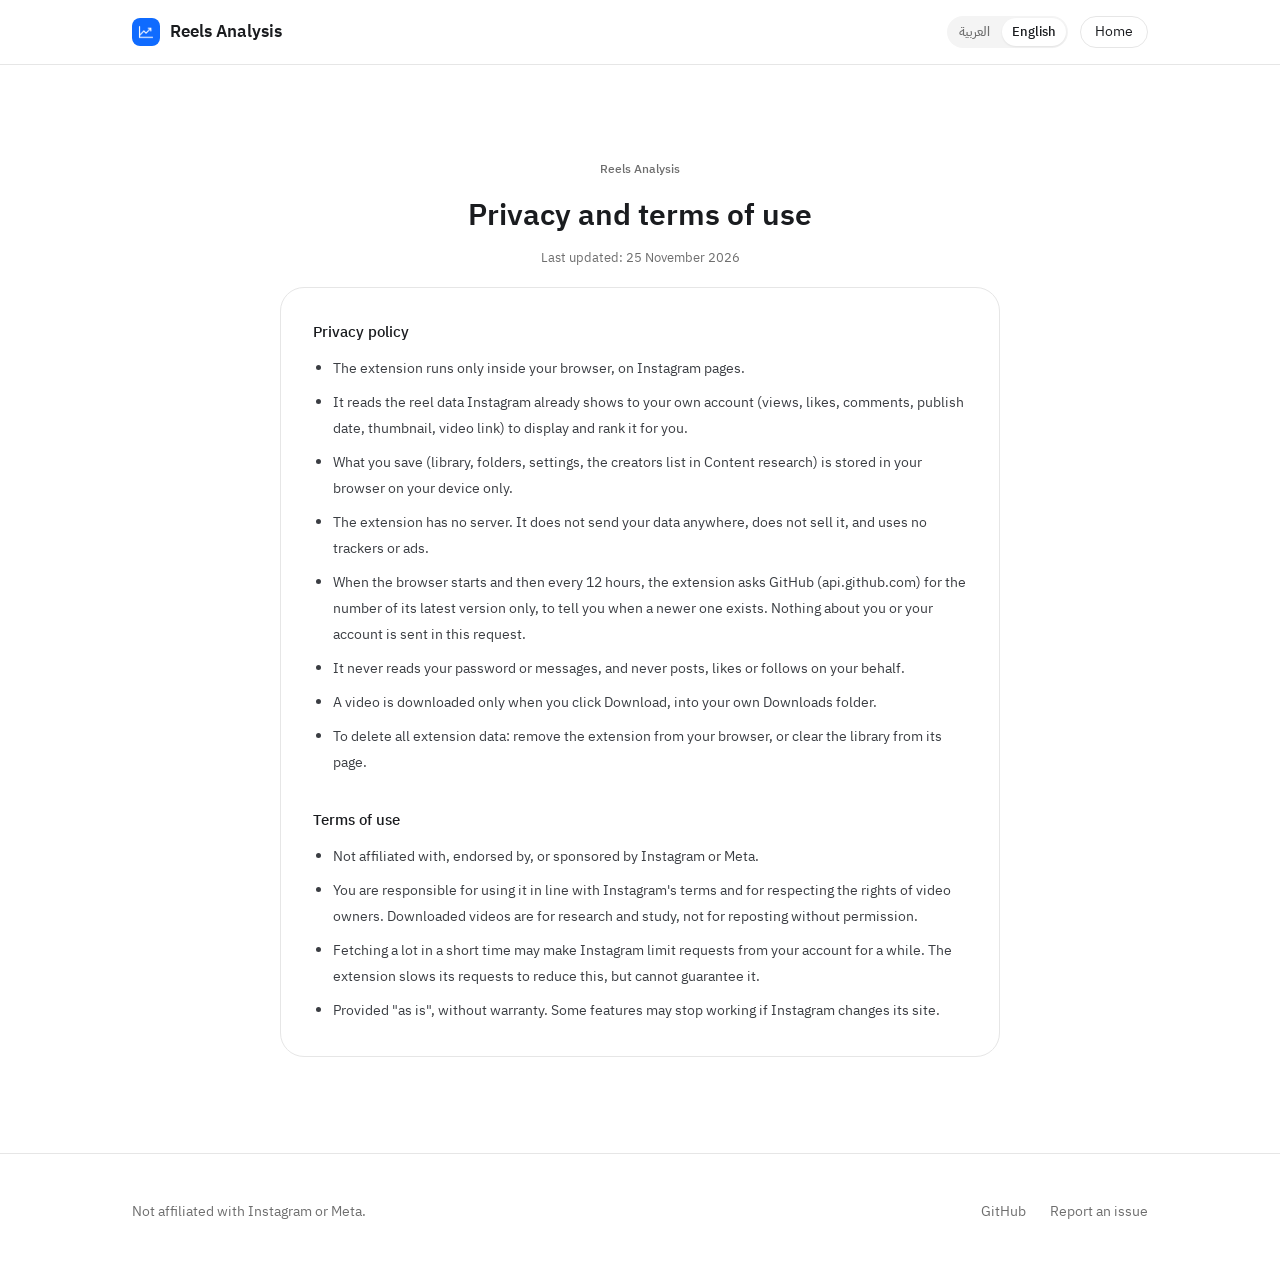
<file: docs/privacy.html>
<!DOCTYPE html>
<html lang="ar" dir="rtl">
<head>
<meta charset="utf-8">
<meta name="viewport" content="width=device-width, initial-scale=1">
<title>تحليل الريلز — سياسة الخصوصية وشروط الاستخدام</title>
<link rel="preconnect" href="https://fonts.googleapis.com">
<link rel="preconnect" href="https://fonts.gstatic.com" crossorigin>
<link href="https://fonts.googleapis.com/css2?family=IBM+Plex+Sans+Arabic:wght@400;500;600&display=swap" rel="stylesheet">
<link rel="icon" href="icon.png">
<script>
(function(d){var l,q=(location.search.match(/[?&]lang=(ar|en)\b/)||[])[1];
  try{l=q||localStorage.getItem('ra-lang');if(q)localStorage.setItem('ra-lang',q);}catch(e){l=q;}
  if(l!=='ar'&&l!=='en')l=/^ar/i.test((navigator.languages&&navigator.languages[0])||navigator.language||'')?'ar':'en';
  d.lang=l;d.dir=l==='ar'?'rtl':'ltr';
  if(l==='en')document.title='Reels Analysis — Privacy policy and terms of use';
})(document.documentElement);
</script>
<style>
:root{--fg:#1A1C1F;--mut:#6E6E6E;--muted:#F4F4F4;--line:#E6E6E6;--blue:#0F6BFF}
*{box-sizing:border-box}
body{margin:0;background:#fff;color:var(--fg);font:400 15px/26px "IBM Plex Sans Arabic",-apple-system,"SF Arabic","Segoe UI",Tahoma,sans-serif;-webkit-font-smoothing:antialiased}
a{color:inherit;text-decoration:none}
header{position:sticky;top:0;z-index:50;border-bottom:1px solid var(--line);background:rgba(255,255,255,.85);-webkit-backdrop-filter:blur(12px);backdrop-filter:blur(12px)}
.hc{max-width:1080px;margin:0 auto;padding:0 32px;height:64px;display:flex;align-items:center;gap:24px}
.brand{display:flex;align-items:center;gap:10px;font-size:17px;font-weight:600}
.brand img{width:28px;height:28px;border-radius:8px}
.end{margin-inline-start:auto;display:flex;align-items:center;gap:12px}
.back{height:32px;padding:0 14px;border:1px solid var(--line);border-radius:999px;font-size:14px;line-height:30px}
.back:hover{background:var(--muted)}
main{max-width:760px;margin:0 auto;padding:96px 20px}
.eyebrow{margin:0;font-size:12px;line-height:16px;font-weight:500;color:var(--mut);text-align:center}
h1{margin:16px 0 0;text-align:center;font-size:30px;line-height:44px;font-weight:600}
.muted{text-align:center;color:var(--mut);font-size:13px;margin-top:8px}
.card{border:1px solid var(--line);border-radius:24px;padding:32px;margin-top:40px}
.card+.card{margin-top:16px}
h2{font-size:15px;line-height:24px;font-weight:500;margin:0 0 12px}
ul+h2{margin-top:32px}
ul{margin:0;padding-inline-start:20px;color:#3A3D42;font-size:14px}
li+li{margin-top:8px}
html[lang=ar] [data-only=en],html[lang=en] [data-only=ar]{display:none}
.lsw{display:inline-flex;gap:2px;padding:2px;height:32px;border-radius:999px;background:var(--muted)}
.lsw button{height:28px;padding:0 10px;border:0;border-radius:999px;background:transparent;font:500 13px/28px "IBM Plex Sans Arabic",-apple-system,"Segoe UI",sans-serif;color:var(--mut);cursor:pointer;white-space:nowrap}
.lsw button:hover{color:#1A1C1F}
.lsw button.on{background:#fff;color:var(--fg);box-shadow:0 1px 2px rgba(20,24,27,.08);cursor:default}
footer{border-top:1px solid var(--line)}
.fc{max-width:1080px;margin:0 auto;padding:48px 32px;display:flex;justify-content:space-between;gap:24px;flex-wrap:wrap;font-size:14px;line-height:20px;color:var(--mut)}
.fc nav{display:flex;gap:24px}.fc a:hover{color:var(--fg)}
@media (max-width:640px){.hc,.fc{padding-inline:20px}.hc{gap:12px}.brand{white-space:nowrap}.end{gap:8px}.lsw{padding:0;background:transparent}.lsw button.on{display:none}.lsw button{height:32px;line-height:30px;padding:0 10px;border:1px solid var(--line);color:var(--fg)}main{padding:56px 20px}.card{padding:24px 20px}}
</style>
</head>
<body>
<header><div class="hc"><a class="brand" href="index.html"><img src="icon.png" alt=""><span data-only="ar">تحليل الريلز</span><span data-only="en">Reels Analysis</span></a><div class="end"><div class="lsw" role="group" aria-label="Language / اللغة"><button type="button" data-lang="ar" lang="ar">العربية</button><button type="button" data-lang="en" lang="en">English</button></div><a class="back" href="index.html"><span data-only="ar">الصفحة الرئيسية</span><span data-only="en">Home</span></a></div></div></header>
<main>
<p class="eyebrow"><span data-only="ar">تحليل الريلز</span><span data-only="en">Reels Analysis</span></p>
<h1><span data-only="ar">الخصوصية وشروط الاستخدام</span><span data-only="en">Privacy and terms of use</span></h1>
<div class="muted"><span data-only="ar">آخر تحديث: 25 نوفمبر 2026</span><span data-only="en">Last updated: 25 November 2026</span></div>

<div class="card" data-only="ar" lang="ar">
<h2>سياسة الخصوصية</h2>
<ul>
<li>تعمل الإضافة داخل متصفحك فقط، على صفحات إنستغرام.</li>
<li>تقرأ بيانات الريلز التي يعرضها إنستغرام لحسابك (المشاهدات، الإعجابات، التعليقات، تاريخ النشر، الصورة المصغّرة، رابط الفيديو) لتعرضها لك وترتّبها.</li>
<li>ما تحفظه (المكتبة، المجلدات، الإعدادات، قائمة الحسابات في «تحليل المحتوى») يُحفظ في متصفحك على جهازك فقط.</li>
<li>لا تملك الإضافة أي خادم، ولا ترسل بياناتك إلى أي جهة، ولا تبيعها، ولا تستعمل أدوات تتبّع أو إعلانات.</li>
<li>عند تشغيل المتصفح ثم كل 12 ساعة، تسأل الإضافة GitHub (api.github.com) عن رقم آخر نسخة منها فقط، لتخبرك إن وُجدت نسخة أحدث. لا يُرسل في هذا الطلب أي شيء عنك أو عن حسابك.</li>
<li>لا تقرأ كلمة مرورك، ولا رسائلك، ولا تنشر أو تعجب أو تتابع نيابة عنك.</li>
<li>تنزيل مقطع يحدث فقط حين تضغط «تنزيل»، ويُحفظ في مجلد التنزيلات على جهازك.</li>
<li>لحذف كل بيانات الإضافة: احذف الإضافة من المتصفح، أو امسح المكتبة من صفحتها.</li>
</ul>

<h2>شروط الاستخدام</h2>
<ul>
<li>الإضافة غير تابعة لإنستغرام ولا لشركة Meta، ولا معتمدة منهما.</li>
<li>أنت مسؤول عن استعمالها وفق شروط إنستغرام، وعن احترام حقوق أصحاب المقاطع. المقاطع التي تنزّلها للبحث والدراسة، لا لإعادة نشرها دون إذن أصحابها.</li>
<li>الجلب بكثرة في وقت قصير قد يجعل إنستغرام يوقف الطلبات من حسابك مؤقتًا. الإضافة تبطّئ الطلبات لتقليل ذلك، لكن لا ضمان.</li>
<li>تُقدَّم الإضافة كما هي، دون أي ضمان، وقد تتوقف بعض ميزاتها إذا غيّر إنستغرام موقعه.</li>
</ul>
</div>

<div class="card" data-only="en" lang="en">
<h2>Privacy policy</h2>
<ul>
<li>The extension runs only inside your browser, on Instagram pages.</li>
<li>It reads the reel data Instagram already shows to your own account (views, likes, comments, publish date, thumbnail, video link) to display and rank it for you.</li>
<li>What you save (library, folders, settings, the creators list in Content research) is stored in your browser on your device only.</li>
<li>The extension has no server. It does not send your data anywhere, does not sell it, and uses no trackers or ads.</li>
<li>When the browser starts and then every 12 hours, the extension asks GitHub (api.github.com) for the number of its latest version only, to tell you when a newer one exists. Nothing about you or your account is sent in this request.</li>
<li>It never reads your password or messages, and never posts, likes or follows on your behalf.</li>
<li>A video is downloaded only when you click Download, into your own Downloads folder.</li>
<li>To delete all extension data: remove the extension from your browser, or clear the library from its page.</li>
</ul>

<h2>Terms of use</h2>
<ul>
<li>Not affiliated with, endorsed by, or sponsored by Instagram or Meta.</li>
<li>You are responsible for using it in line with Instagram's terms and for respecting the rights of video owners. Downloaded videos are for research and study, not for reposting without permission.</li>
<li>Fetching a lot in a short time may make Instagram limit requests from your account for a while. The extension slows its requests to reduce this, but cannot guarantee it.</li>
<li>Provided "as is", without warranty. Some features may stop working if Instagram changes its site.</li>
</ul>
</div>

</main>
<footer><div class="fc"><span><span data-only="ar">غير تابعة لإنستغرام ولا لشركة Meta.</span><span data-only="en">Not affiliated with Instagram or Meta.</span></span><nav><a href="https://github.com/aminellkadaoui/amine-reels">GitHub</a><a href="https://github.com/aminellkadaoui/amine-reels/issues"><span data-only="ar">أبلغ عن مشكلة</span><span data-only="en">Report an issue</span></a></nav></div></footer>
<script>
(function(){
  var d=document.documentElement,T={ar:'تحليل الريلز — سياسة الخصوصية وشروط الاستخدام',en:'Reels Analysis — Privacy policy and terms of use'};
  function apply(l){
    d.lang=l;d.dir=l==='ar'?'rtl':'ltr';document.title=T[l];
    var b=document.querySelectorAll('.lsw button');
    for(var i=0;i<b.length;i++){var on=b[i].getAttribute('data-lang')===l;b[i].className=on?'on':'';b[i].setAttribute('aria-pressed',on);}
  }
  document.querySelector('.lsw').addEventListener('click',function(e){
    var b=e.target.closest('button');if(!b)return;var l=b.getAttribute('data-lang');
    try{localStorage.setItem('ra-lang',l);}catch(x){}
    if(/[?&]lang=/.test(location.search)&&history.replaceState){var u=new URL(location.href);u.searchParams.set('lang',l);history.replaceState(null,'',u);}
    apply(l);
  });
  apply(d.lang==='en'?'en':'ar');
})();
</script>
</body>
</html>
</file>
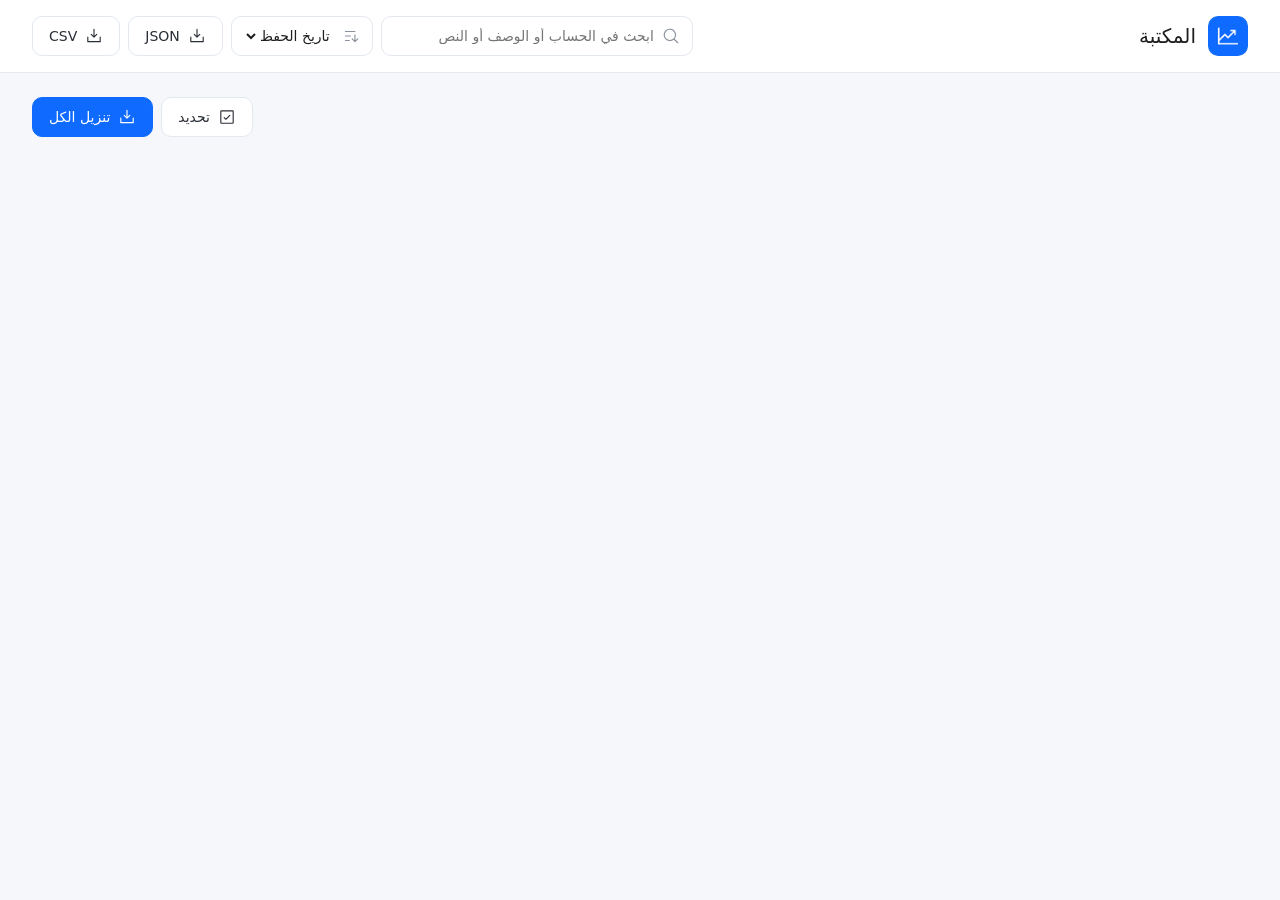
<file: extension/src/ui/library.html>
<!doctype html>
<html lang="ar" dir="rtl">
<head>
  <meta charset="utf-8">
  <meta name="viewport" content="width=device-width, initial-scale=1">
  <title data-i18n="l.title">المكتبة · تحليل الريلز</title>
  <link rel="icon" href="../../icons/icon-32.png">
  <link rel="stylesheet" href="library.css">
</head>
<body>
  <header class="top">
    <div class="brand">
      <img src="../../icons/icon-48.png" alt="">
      <div>
        <h1 data-i18n="l.h1">المكتبة</h1>
        <div class="sub" id="sub"></div>
      </div>
    </div>
    <div class="tools">
      <label class="search"><span class="ic" data-ic="magnifying-glass"></span><input id="q" type="search" data-i18n-ph="l.search" placeholder="ابحث في الحساب أو الوصف أو النص"></label>
      <label class="sel"><span class="ic" data-ic="sort-ascending"></span>
        <select id="sort">
          <option value="savedAt" data-i18n="l.sSaved">تاريخ الحفظ</option>
          <option value="outlier" data-i18n="c.outlier">نقاط التميّز</option>
          <option value="shares" data-i18n="c.shares">المشاركات</option>
          <option value="views" data-i18n="c.views">المشاهدات</option>
          <option value="likes" data-i18n="c.likes">الإعجابات</option>
          <option value="takenAt" data-i18n="c.takenAt">تاريخ النشر</option>
        </select>
      </label>
      <button class="btn" id="exJson" type="button"><span class="ic" data-ic="download-simple"></span><span>JSON</span></button>
      <button class="btn" id="exCsv" type="button"><span class="ic" data-ic="download-simple"></span><span>CSV</span></button>
    </div>
  </header>
  <div class="layout">
    <aside class="side" id="side"></aside>
    <main>
      <div class="viewbar">
        <div class="vtitle"><h2 id="vname"></h2><span class="vcount" id="vcount"></span></div>
        <div class="vacts">
          <button class="btn" id="selBtn" type="button"><span class="ic" data-ic="check-square"></span><span data-i18n="l.select">تحديد</span></button>
          <button class="btn primary" id="dlAll" type="button"><span class="ic" data-ic="download-simple"></span><span>تنزيل الكل</span></button>
        </div>
      </div>
      <div class="selbar" id="selbar" hidden></div>
      <div class="dl" id="dl" hidden></div>
      <div class="toast" id="toast" hidden></div>
      <div class="grid" id="grid"></div>
      <div class="empty" id="empty" hidden></div>
    </main>
  </div>
  <script src="../../lib/phosphor/icons.js"></script>
  <script src="../../lib/i18n.js"></script>
  <script src="../../lib/i18n-pages.js"></script>
  <script src="library.js"></script>
</body>
</html>
</file>
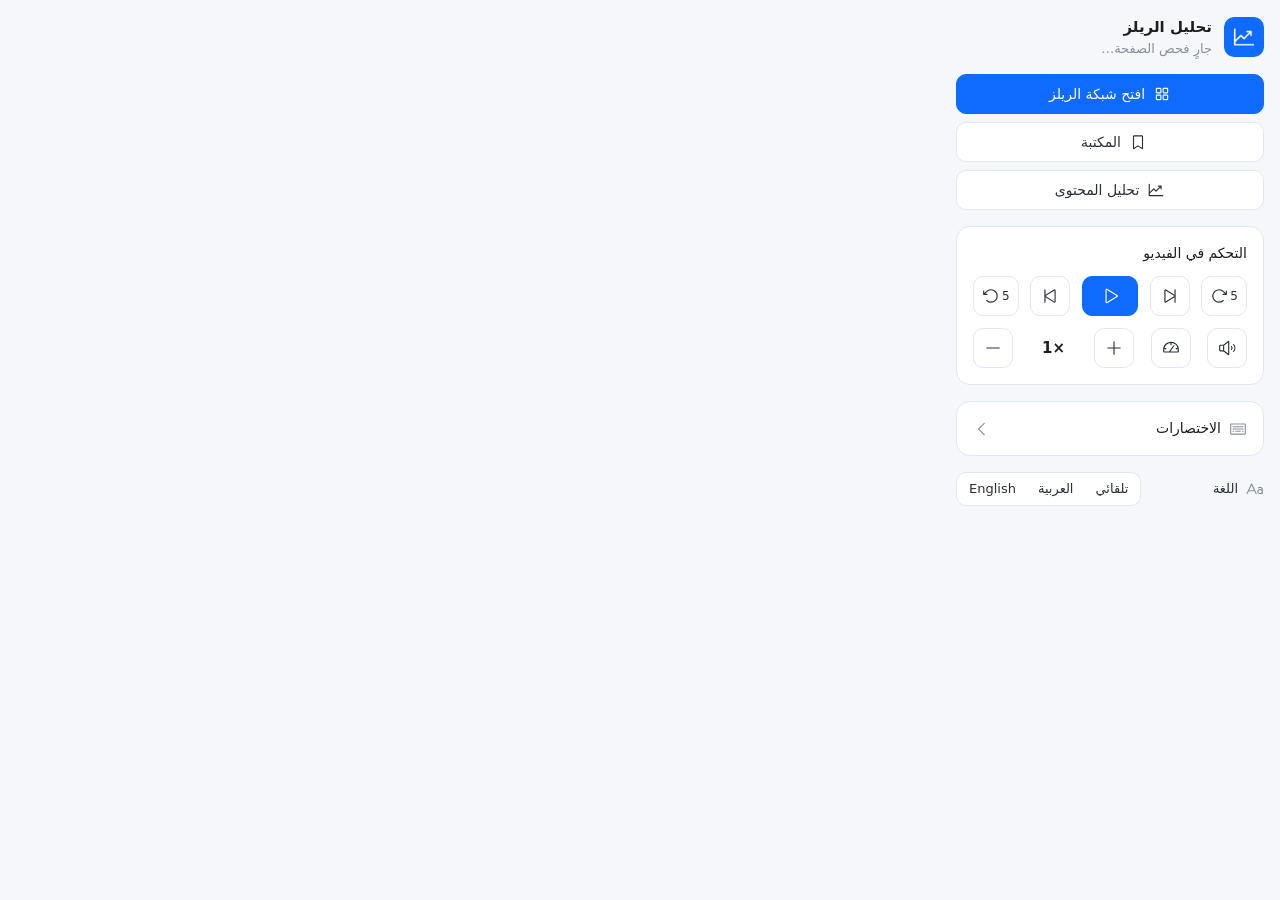
<file: extension/src/ui/popup.html>
<!doctype html>
<html lang="ar" dir="rtl">
<head>
  <meta charset="utf-8">
  <title data-i18n="c.app">تحليل الريلز</title>
  <link rel="stylesheet" href="popup.css">
</head>
<body>
  <header class="head">
    <img class="logo" src="../../icons/icon-48.png" alt="">
    <div class="ht">
      <div class="name" data-i18n="c.app">تحليل الريلز</div>
      <div class="status" id="status">جارٍ فحص الصفحة…</div>
    </div>
  </header>

  <section class="upd" id="upd" hidden>
    <div class="ut"><span class="ic" data-ic="arrow-up-right"></span><span id="updT"></span></div>
    <button class="btn primary sm" id="updBtn" type="button"><span data-i18n="p.updDl">صفحة التحميل</span></button>
    <div class="uh" data-i18n="p.updHint">للتحديث: نزّل النسخة الجديدة، وضعها مكان مجلد الإضافة القديم، ثم اضغط زر إعادة التحميل في صفحة الإضافات (chrome://extensions).</div>
  </section>

  <section class="actions">
    <button class="btn primary" id="openGrid" type="button"><span class="ic" data-ic="squares-four"></span><span data-i18n="p.openGrid">افتح شبكة الريلز</span></button>
    <button class="btn" id="openLib" type="button"><span class="ic" data-ic="bookmark-simple"></span><span data-i18n="p.library">المكتبة</span><span class="count num" id="libCount"></span></button>
    <button class="btn" id="openResearch" type="button"><span class="ic" data-ic="chart-line-up"></span><span data-i18n="p.research">تحليل المحتوى</span></button>
  </section>

  <section class="block">
    <div class="bt"><span data-i18n="p.vc">التحكم في الفيديو</span> <span class="muted" id="vcInfo"></span></div>
    <div class="vc" dir="ltr">
      <button class="ibtn" data-a="seek" data-v="-5" data-i18n-title="p.back5" title="رجوع 5 ثوانٍ"><span class="ic" data-ic="arrow-counter-clockwise"></span><small>5</small></button>
      <button class="ibtn" data-a="step" data-v="-1" data-i18n-title="p.frameBack" title="إطار للخلف"><span class="ic" data-ic="skip-back"></span></button>
      <button class="ibtn main" data-a="toggle" data-i18n-title="p.playPause" title="تشغيل / إيقاف"><span class="ic" data-ic="play"></span></button>
      <button class="ibtn" data-a="step" data-v="1" data-i18n-title="p.frameFwd" title="إطار للأمام"><span class="ic" data-ic="skip-forward"></span></button>
      <button class="ibtn" data-a="seek" data-v="5" data-i18n-title="p.fwd5" title="تقديم 5 ثوانٍ"><span class="ic" data-ic="arrow-clockwise"></span><small>5</small></button>
    </div>
    <div class="vc" dir="ltr">
      <button class="ibtn" data-a="speed" data-v="down" data-i18n-title="p.slower" title="أبطأ"><span class="ic" data-ic="minus"></span></button>
      <span class="speed num" id="speed">1×</span>
      <button class="ibtn" data-a="speed" data-v="up" data-i18n-title="p.faster" title="أسرع"><span class="ic" data-ic="plus"></span></button>
      <button class="ibtn" data-a="speed" data-v="reset" data-i18n-title="p.normal" title="سرعة عادية"><span class="ic" data-ic="gauge"></span></button>
      <button class="ibtn" data-a="mute" data-i18n-title="p.mute" title="كتم"><span class="ic" data-ic="speaker-high"></span></button>
    </div>
    <div class="err" id="vcErr" hidden></div>
  </section>

  <details class="block keysblock">
    <summary class="bt"><span class="ic" data-ic="keyboard"></span><span data-i18n="p.shortcuts">الاختصارات</span><span class="ic caret" data-ic="caret-left"></span></summary>
    <dl class="keys">
      <div><dt><kbd>Space</kbd> <kbd>K</kbd></dt><dd data-i18n="p.playPause">تشغيل / إيقاف</dd></div>
      <div><dt><kbd>←</kbd> <kbd>→</kbd></dt><dd data-i18n="p.kReel">الريل السابق / التالي</dd></div>
      <div><dt><kbd>J</kbd> <kbd>L</kbd> · <kbd>Shift</kbd>+<kbd>←</kbd> <kbd>→</kbd></dt><dd data-i18n="p.kSeek">رجوع / تقديم 5 ثوانٍ</dd></div>
      <div><dt><kbd>↓</kbd> <kbd>↑</kbd> · <kbd>,</kbd> <kbd>.</kbd></dt><dd data-i18n="p.kFrame">فريم للخلف / للأمام (مع Shift: 10)</dd></div>
      <div><dt><kbd>[</kbd> <kbd>]</kbd></dt><dd data-i18n="p.kSpeed">أبطأ / أسرع</dd></div>
      <div><dt><kbd>\</kbd></dt><dd data-i18n="p.normal">سرعة عادية</dd></div>
      <div><dt><kbd>M</kbd></dt><dd data-i18n="p.kMute">كتم الصوت</dd></div>
      <div><dt><kbd>Alt</kbd>+<kbd>Shift</kbd>+<kbd>R</kbd></dt><dd data-i18n="p.kGrid">فتح شبكة الريلز</dd></div>
    </dl>
    <p class="note"><span data-i18n="p.noteA">في عارض الريل:</span> <kbd>←</kbd> <kbd>→</kbd> <span data-i18n="p.noteB">للريل التالي والسابق، و</span><kbd>Esc</kbd> <span data-i18n="p.noteC">للإغلاق.</span></p>
  </details>

  <section class="langrow">
    <span class="ic" data-ic="text-aa"></span><span class="lt" data-i18n="p.lang">اللغة</span>
    <div class="seg" id="lang" role="radiogroup">
      <button type="button" role="radio" data-lang="auto" data-i18n="p.langAuto">تلقائي</button>
      <button type="button" role="radio" data-lang="ar" lang="ar" dir="rtl">العربية</button>
      <button type="button" role="radio" data-lang="en" lang="en" dir="ltr">English</button>
    </div>
  </section>

  <script src="../../lib/phosphor/icons.js"></script>
  <script src="../../lib/i18n.js"></script>
  <script src="../../lib/i18n-pages.js"></script>
  <script src="popup.js"></script>
</body>
</html>
</file>
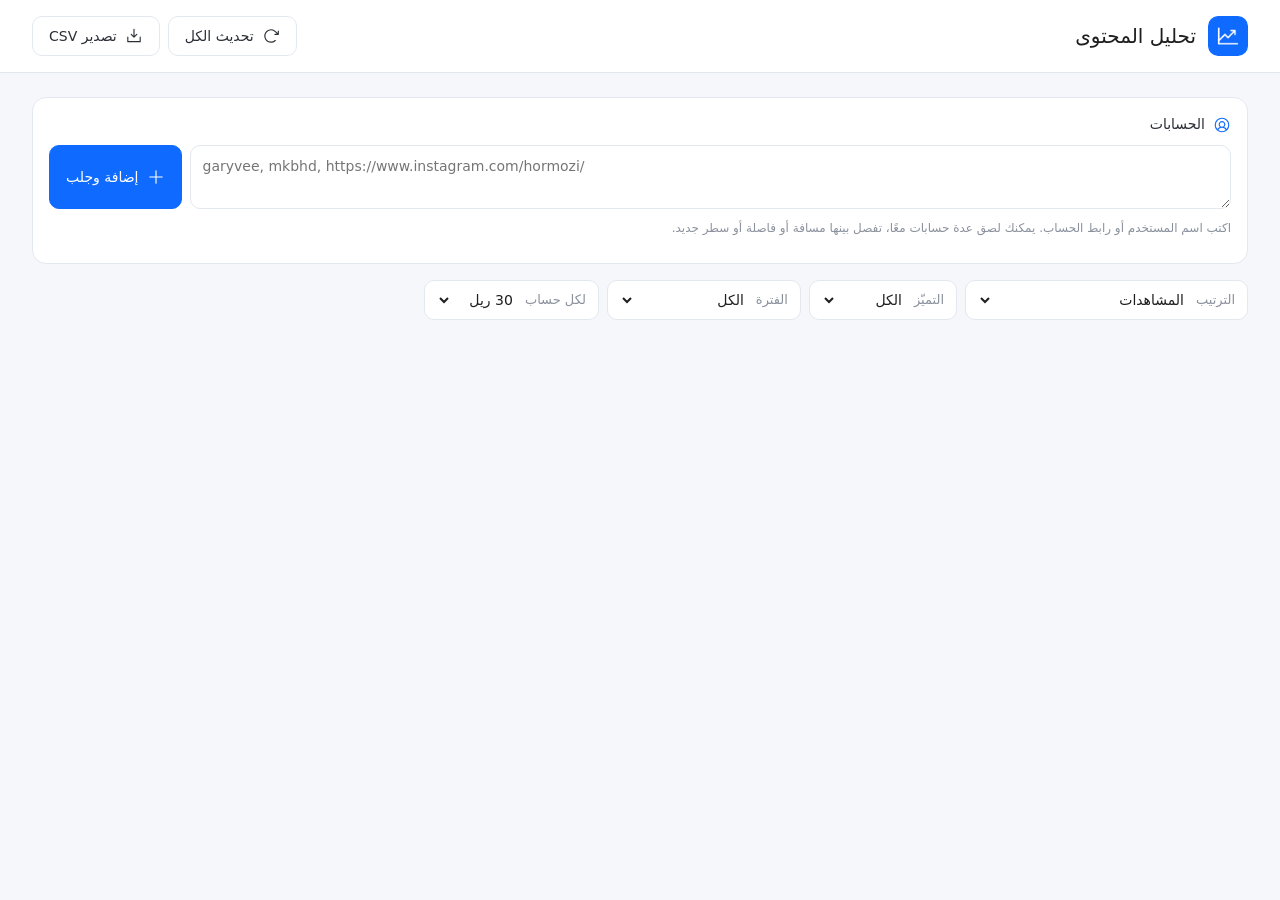
<file: extension/src/ui/research.html>
<!doctype html>
<html lang="ar" dir="rtl">
<head>
  <meta charset="utf-8">
  <meta name="viewport" content="width=device-width, initial-scale=1">
  <title data-i18n="r.title">تحليل المحتوى — تحليل الريلز</title>
  <link rel="icon" href="../../icons/icon-32.png">
  <link rel="stylesheet" href="research.css">
</head>
<body>
  <header class="top">
    <div class="brand">
      <img src="../../icons/icon-48.png" alt="">
      <div>
        <h1 data-i18n="r.h1">تحليل المحتوى</h1>
        <div class="sub" id="sub"></div>
      </div>
    </div>
    <div class="tools">
      <button class="btn" id="refreshAll" type="button"><span class="ic" data-ic="arrow-clockwise"></span><span data-i18n="r.refreshAll">تحديث الكل</span></button>
      <button class="btn" id="exCsv" type="button"><span class="ic" data-ic="download-simple"></span><span data-i18n="r.exCsv">تصدير CSV</span></button>
    </div>
  </header>

  <main>
    <section class="panel addp">
      <div class="ptitle"><span class="ic" data-ic="user-circle"></span><span data-i18n="r.accounts">الحسابات</span></div>
      <div class="addrow">
        <textarea id="addIn" rows="2" dir="ltr" placeholder="garyvee, mkbhd, https://www.instagram.com/hormozi/"></textarea>
        <button class="btn primary" id="addBtn" type="button"><span class="ic" data-ic="plus"></span><span data-i18n="r.addBtn">إضافة وجلب</span></button>
      </div>
      <div class="hint" data-i18n="r.hint">اكتب اسم المستخدم أو رابط الحساب. يمكنك لصق عدة حسابات معًا، تفصل بينها مسافة أو فاصلة أو سطر جديد.</div>
      <div class="chips" id="chips"></div>
    </section>

    <div class="prog" id="prog" hidden>
      <div class="head"><span class="ic" data-ic="arrow-clockwise"></span><span class="t" id="progT"></span><button class="btn sm" id="stopBtn" type="button"><span class="ic" data-ic="x"></span><span data-i18n="r.stop">إيقاف</span></button></div>
      <div class="bar"><i id="progBar"></i></div>
    </div>
    <div class="msg" id="msg" hidden></div>

    <div class="filters">
      <label class="sel"><span class="lb" data-i18n="r.sort">الترتيب</span>
        <select id="sort">
          <option value="views" data-i18n="c.views">المشاهدات</option>
          <option value="shares" data-i18n="c.shares">المشاركات</option>
          <option value="outlier" data-i18n="c.outlier">نقاط التميّز</option>
          <option value="shareRate" data-i18n="r.oShareRate">نسبة المشاركة (من المشاهدات)</option>
          <option value="shareOutlier" data-i18n="r.oShareOutlier">تميّز المشاركات</option>
          <option value="reposts" data-i18n="r.oReposts">إعادة النشر</option>
          <option value="likes" data-i18n="c.likes">الإعجابات</option>
          <option value="comments" data-i18n="c.comments">التعليقات</option>
          <option value="takenAt" data-i18n="r.oNewest">الأحدث</option>
        </select>
      </label>
      <label class="sel"><span class="lb" data-i18n="r.outlierLb">التميّز</span>
        <select id="minOutlier">
          <option value="0" data-i18n="c.all">الكل</option>
          <option value="2" data-i18n="r.x2">2× فأكثر</option>
          <option value="3" data-i18n="r.x3">3× فأكثر</option>
          <option value="5" data-i18n="r.x5">5× فأكثر</option>
          <option value="10" data-i18n="r.x10">10× فأكثر</option>
        </select>
      </label>
      <label class="sel"><span class="lb" data-i18n="r.period">الفترة</span>
        <select id="period">
          <option value="all" data-i18n="c.all">الكل</option>
          <option value="30" data-i18n="r.p30">آخر 30 يومًا</option>
          <option value="90" data-i18n="r.p90">آخر 90 يومًا</option>
          <option value="365" data-i18n="r.p365">آخر سنة</option>
          <option value="range" data-i18n="r.pRange">من تاريخ إلى تاريخ</option>
        </select>
      </label>
      <label class="sel" id="rangeBox" hidden><span class="lb" data-i18n="r.from">من</span><input type="date" id="dFrom"></label>
      <label class="sel" id="rangeBox2" hidden><span class="lb" data-i18n="r.to">إلى</span><input type="date" id="dTo"></label>
      <label class="sel"><span class="lb" data-i18n="r.perAcc">لكل حساب</span>
        <select id="limit">
          <option value="30" data-i18n="r.l30">30 ريل</option>
          <option value="60" data-i18n="r.l60">60 ريل</option>
          <option value="120" data-i18n="r.l120">120 ريل</option>
          <option value="500" data-i18n="r.lAll">كل الريلز</option>
          <option value="custom" data-i18n="r.lCustom">مخصص…</option>
        </select>
      </label>
      <label class="sel" id="limitBox" hidden><span class="lb" data-i18n="r.count">العدد</span><input type="number" id="limitN" min="1" max="500" dir="ltr" style="width:80px"></label>
      <span class="fnote" id="fnote"></span>
    </div>

    <div class="summary" id="summary"></div>
    <div class="grid" id="grid"></div>
    <div class="empty" id="empty" hidden></div>
  </main>

  <script src="../../lib/phosphor/icons.js"></script>
  <script src="../../lib/i18n.js"></script>
  <script src="../../lib/i18n-pages.js"></script>
  <script src="research.js"></script>
</body>
</html>
</file>
<file: extension/src/ui/library.css>
@font-face { font-family: 'AR Thmanyah Sans'; src: local('Thmanyah Sans Regular'),local('thmanyahsans-Regular'); font-weight: 400; font-display: block; }
@font-face { font-family: 'AR Thmanyah Sans'; src: local('Thmanyah Sans Medium'),local('thmanyahsans-Medium'); font-weight: 500; font-display: block; }
@font-face { font-family: 'AR Thmanyah Sans'; src: local('Thmanyah Sans Bold'),local('thmanyahsans-Bold'); font-weight: 700; font-display: block; }

* { box-sizing: border-box; margin: 0; padding: 0; transition: none !important; animation: none !important; }
html, body { background: #F5F7FA; }
body { font-family: 'AR Thmanyah Sans', system-ui, sans-serif; font-feature-settings: "swsh" 1, "liga" 1; font-size: 14px; line-height: 1.5; color: #1E1E1E; -webkit-font-smoothing: antialiased; }
button, input, select { font: inherit; color: inherit; }
button { background: none; border: 0; cursor: pointer; }
.ic { display: inline-flex; width: 18px; height: 18px; flex: none; }
.ic svg { width: 100%; height: 100%; display: block; }
.num { font-weight: 700; direction: ltr; unicode-bidi: isolate; font-feature-settings: "tnum" 1; }

.top { position: sticky; top: 0; z-index: 2; background: #FFFFFF; border-bottom: 1px solid #E3E8EF; padding: 16px 32px; display: flex; align-items: center; gap: 24px; flex-wrap: wrap; }
.brand { display: flex; align-items: center; gap: 12px; }
.brand img { width: 40px; height: 40px; border-radius: 10px; }
h1 { font-size: 20px; font-weight: 500; line-height: 1.2; }
.sub { color: #8A919C; font-size: 13px; }
.tools { margin-inline-start: auto; display: flex; align-items: center; gap: 8px; flex-wrap: wrap; }
.search, .sel { display: inline-flex; align-items: center; gap: 8px; height: 40px; padding: 0 12px; border: 1px solid #E3E8EF; border-radius: 10px; background: #FFFFFF; color: #8A919C; }
.search:focus-within, .sel:focus-within { border-color: #0F6BFF; }
.search input { border: 0; outline: none; width: 260px; color: #1E1E1E; background: transparent; }
.sel select { border: 0; outline: none; background: transparent; color: #1E1E1E; height: 38px; cursor: pointer; }
.btn { display: inline-flex; align-items: center; justify-content: center; gap: 8px; height: 40px; padding: 0 16px; border-radius: 10px; background: #FFFFFF; border: 1px solid #E3E8EF; color: #2A2E36; font-weight: 500; white-space: nowrap; }
.btn:hover { border-color: #0F6BFF; color: #0F6BFF; }
.btn.sm { height: 32px; padding: 0 10px; gap: 6px; font-size: 13px; }
.btn.icon { width: 32px; padding: 0; }
.btn.danger:hover { border-color: #F0464E; color: #F0464E; }
.btn[disabled] { opacity: .4; cursor: default; border-color: #E3E8EF; color: #2A2E36; }

main { padding: 24px 32px 48px; }
.grid { display: grid; grid-template-columns: repeat(auto-fill, minmax(220px, 1fr)); gap: 16px; }
.card { background: #FFFFFF; border: 1px solid #E3E8EF; border-radius: 14px; overflow: hidden; display: flex; flex-direction: column; }
.thumb { position: relative; aspect-ratio: 9 / 16; background: #E3E8EF; display: block; }
.thumb img { width: 100%; height: 100%; object-fit: cover; display: block; }
.thumb .ph { position: absolute; inset: 0; display: flex; align-items: center; justify-content: center; color: #8A919C; }
.thumb .ph .ic { width: 40px; height: 40px; }
.badge { position: absolute; top: 8px; inset-inline-start: 8px; height: 26px; padding: 0 10px; border-radius: 999px; background: rgba(20, 24, 27, .72); color: #FFFFFF; display: inline-flex; align-items: center; font-size: 13px; }
.badge.hot { background: #0F6BFF; }
.txmark { position: absolute; top: 8px; inset-inline-end: 8px; height: 26px; padding: 0 8px; border-radius: 999px; background: #FFFFFF; color: #0F6BFF; display: inline-flex; align-items: center; gap: 4px; font-size: 12px; }
.txmark .ic { width: 14px; height: 14px; }
.meta { padding: 12px 12px 8px; display: flex; flex-direction: column; gap: 6px; flex: 1; }
.user { font-weight: 500; display: flex; align-items: center; gap: 6px; }
.user .ic { color: #8A919C; width: 16px; height: 16px; }
.cap { color: #2A2E36; font-size: 13px; display: -webkit-box; -webkit-line-clamp: 2; -webkit-box-orient: vertical; overflow: hidden; min-height: 39px; }
.stats { display: flex; gap: 12px; font-size: 13px; color: #2A2E36; flex-wrap: wrap; }
.stats span { display: inline-flex; align-items: center; gap: 4px; }
.stats .ic { width: 15px; height: 15px; color: #8A919C; }
.date { color: #8A919C; font-size: 12px; }
.acts { display: flex; gap: 8px; padding: 0 12px 12px; }
.acts .grow { flex: 1; }
.empty { text-align: center; color: #8A919C; padding: 120px 24px; display: flex; flex-direction: column; align-items: center; gap: 12px; }
.empty .ic { width: 36px; height: 36px; }
.toast { position: fixed; bottom: 24px; left: 50%; transform: translateX(-50%); background: #1E1E1E; color: #FFFFFF; border-radius: 10px; padding-block: 8px; padding-inline: 8px 16px; display: flex; align-items: center; gap: 12px; box-shadow: 0 8px 24px -8px rgba(20, 24, 27, .25); z-index: 5; }
.toast[hidden] { display: none; }
.toast button { color: #8DB6FF; font-weight: 500; height: 32px; padding: 0 12px; border-radius: 8px; }
.toast button:hover { background: rgba(255, 255, 255, .1); }

/* ---- folders, select mode, downloads */
.btn.primary { background: #0F6BFF; border-color: #0F6BFF; color: #FFFFFF; }
.btn.primary:hover { background: #0A58D6; border-color: #0A58D6; color: #FFFFFF; }
.btn.primary[disabled] { background: #0F6BFF; border-color: #0F6BFF; color: #FFFFFF; }
.btn.on { border-color: #0F6BFF; color: #0F6BFF; background: #E8F0FF; }
.btn.danger.solid { background: #F0464E; border-color: #F0464E; color: #FFFFFF; }

.layout { display: flex; align-items: flex-start; }
.side { position: sticky; top: 73px; width: 248px; flex: none; padding: 24px 24px 24px 0; padding-inline-start: 24px; padding-inline-end: 0; display: flex; flex-direction: column; gap: 4px; max-height: calc(100vh - 73px); overflow-y: auto; }
.side .label { color: #8A919C; font-size: 12px; padding: 12px 12px 4px; }
.frow { display: flex; align-items: center; gap: 8px; height: 40px; padding: 0 12px; border-radius: 10px; color: #2A2E36; cursor: pointer; width: 100%; text-align: start; }
.frow:hover { background: #FFFFFF; }
.frow.cur { background: #E8F0FF; color: #0F6BFF; }
.frow .name { flex: 1; min-width: 0; overflow: hidden; text-overflow: ellipsis; white-space: nowrap; font-weight: 500; }
.frow .cnt { color: #8A919C; font-size: 13px; }
.frow.cur .cnt { color: #0F6BFF; }
.frow .mini { display: none; width: 26px; height: 26px; border-radius: 8px; align-items: center; justify-content: center; color: #8A919C; }
.frow .mini .ic { width: 16px; height: 16px; }
.frow .mini:hover { background: #FFFFFF; color: #0F6BFF; }
.frow .mini.del:hover { color: #F0464E; }
.frow:hover .mini, .frow.cur .mini { display: inline-flex; }
.frow:hover .cnt, .frow.cur:hover .cnt { display: none; }
.fedit { display: flex; flex-direction: column; gap: 8px; padding: 8px; border-radius: 10px; background: #FFFFFF; border: 1px solid #E3E8EF; }
.fedit input { height: 36px; border: 1px solid #E3E8EF; border-radius: 8px; padding: 0 10px; outline: none; background: #FFFFFF; }
.fedit input:focus { border-color: #0F6BFF; }
.fedit .row { display: flex; gap: 6px; }
.fedit .row .btn { flex: 1; }
.fedit .q { font-size: 13px; color: #2A2E36; padding: 0 2px; }
.fedit .err { font-size: 12px; color: #F0464E; }
.newf { color: #0F6BFF; }
.newf:hover { background: #E8F0FF; }

main { flex: 1; min-width: 0; padding: 24px 32px 48px 32px; }
.viewbar { display: flex; align-items: center; gap: 16px; margin-bottom: 16px; flex-wrap: wrap; }
.vtitle { display: flex; align-items: baseline; gap: 10px; min-width: 0; }
h2 { font-size: 18px; font-weight: 500; }
.vcount { color: #8A919C; font-size: 13px; }
.vacts { margin-inline-start: auto; display: flex; gap: 8px; }

.selbar { display: flex; align-items: center; gap: 8px; flex-wrap: wrap; background: #FFFFFF; border: 1px solid #0F6BFF; border-radius: 14px; padding: 10px 12px; margin-bottom: 16px; }
.selbar[hidden] { display: none; }
.selbar .count { font-weight: 500; margin-inline-end: 8px; }
.selbar .sp { flex: 1; }

.dl { background: #FFFFFF; border: 1px solid #E3E8EF; border-radius: 14px; padding: 14px 16px; margin-bottom: 16px; display: flex; flex-direction: column; gap: 10px; box-shadow: 0 6px 16px -4px rgba(15, 107, 255, .18); }
.dl[hidden] { display: none; }
.dl .head { display: flex; align-items: center; gap: 10px; }
.dl .head .ic { color: #0F6BFF; }
.dl .head .t { font-weight: 500; flex: 1; }
.dl .bar { height: 6px; border-radius: 999px; background: #E8F0FF; overflow: hidden; }
.dl .bar i { display: block; height: 100%; background: #0F6BFF; }
.dl .where { color: #8A919C; font-size: 13px; }
.dl ul { list-style: none; display: flex; flex-direction: column; gap: 4px; max-height: 220px; overflow-y: auto; }
.dl li { font-size: 13px; color: #2A2E36; display: flex; gap: 8px; }
.dl li .r { color: #F0464E; }
.dl li .c { direction: ltr; unicode-bidi: isolate; color: #8A919C; }

.card { position: relative; }
.card.picked { border-color: #0F6BFF; box-shadow: 0 0 0 1px #0F6BFF; }
.pick { position: absolute; bottom: 8px; inset-inline-start: 8px; width: 28px; height: 28px; border-radius: 8px; background: #FFFFFF; color: #8A919C; display: inline-flex; align-items: center; justify-content: center; border: 1px solid #E3E8EF; }
.pick .ic { width: 20px; height: 20px; }
.card.picked .pick { background: #0F6BFF; color: #FFFFFF; border-color: #0F6BFF; }
.chips { display: flex; gap: 4px; flex-wrap: wrap; }
.chip { height: 22px; padding: 0 8px; border-radius: 999px; background: #E8F0FF; color: #0F6BFF; font-size: 12px; display: inline-flex; align-items: center; gap: 4px; max-width: 100%; overflow: hidden; white-space: nowrap; text-overflow: ellipsis; }
.chip .ic { width: 12px; height: 12px; }

.menu { position: absolute; z-index: 10; width: 240px; background: #FFFFFF; border: 1px solid #E3E8EF; border-radius: 14px; box-shadow: 0 8px 24px -8px rgba(20, 24, 27, .25); padding: 6px; display: flex; flex-direction: column; gap: 2px; }
.menu[hidden] { display: none; }
.menu .mt { color: #8A919C; font-size: 12px; padding: 6px 8px 4px; }
.menu .mi { display: flex; align-items: center; gap: 8px; height: 36px; padding: 0 8px; border-radius: 8px; cursor: pointer; width: 100%; text-align: start; color: #2A2E36; }
.menu .mi:hover { background: #F5F7FA; }
.menu .mi .name { flex: 1; min-width: 0; overflow: hidden; text-overflow: ellipsis; white-space: nowrap; }
.menu .mi input[type=checkbox] { width: 16px; height: 16px; accent-color: #0F6BFF; cursor: pointer; }
.menu .mi.newf { color: #0F6BFF; }
.menu .sepl { height: 1px; background: #E3E8EF; margin: 4px 0; }
.menu .none { color: #8A919C; font-size: 13px; padding: 6px 8px; }
.menu .fedit { border: 0; padding: 4px; }
.pick[hidden] { display: none; }
</file>
<file: extension/src/ui/popup.css>
@font-face { font-family: 'AR Thmanyah Sans'; src: local('Thmanyah Sans Regular'),local('thmanyahsans-Regular'); font-weight: 400; font-display: block; }
@font-face { font-family: 'AR Thmanyah Sans'; src: local('Thmanyah Sans Medium'),local('thmanyahsans-Medium'); font-weight: 500; font-display: block; }
@font-face { font-family: 'AR Thmanyah Sans'; src: local('Thmanyah Sans Bold'),local('thmanyahsans-Bold'); font-weight: 700; font-display: block; }

* { box-sizing: border-box; margin: 0; padding: 0; transition: none !important; animation: none !important; }
html, body { background: #F5F7FA; }
body { width: 340px; font-family: 'AR Thmanyah Sans', system-ui, sans-serif; font-feature-settings: "swsh" 1, "liga" 1; font-size: 14px; line-height: 1.5; color: #1E1E1E; padding: 16px; display: flex; flex-direction: column; gap: 16px; -webkit-font-smoothing: antialiased; }
button { font: inherit; color: inherit; background: none; border: 0; cursor: pointer; }
.ic { display: inline-flex; width: 18px; height: 18px; flex: none; }
.ic svg { width: 100%; height: 100%; display: block; }
.num { font-weight: 700; direction: ltr; unicode-bidi: isolate; font-feature-settings: "tnum" 1; }
.muted { color: #8A919C; font-weight: 400; }

.head { display: flex; align-items: center; gap: 12px; }
.logo { width: 40px; height: 40px; border-radius: 10px; }
.ht { display: flex; flex-direction: column; min-width: 0; }
.name { font-weight: 700; font-size: 15px; text-align: start; }
.status { color: #8A919C; font-size: 13px; }
.status.ok { color: #2A2E36; }

.actions { display: flex; flex-direction: column; gap: 8px; }
.btn { display: flex; align-items: center; justify-content: center; gap: 8px; height: 40px; padding: 0 20px; border-radius: 10px; background: #FFFFFF; border: 1px solid #E3E8EF; color: #2A2E36; font-weight: 500; }
.btn:hover { background: #FFFFFF; border-color: #0F6BFF; }
.btn.primary { background: #0F6BFF; border-color: #0F6BFF; color: #FFFFFF; }
.btn.primary:hover { background: #0A58D6; border-color: #0A58D6; }
.btn[disabled] { opacity: .45; cursor: default; }
.count { color: #8A919C; font-size: 13px; }

.block { background: #FFFFFF; border: 1px solid #E3E8EF; border-radius: 14px; padding: 16px; display: flex; flex-direction: column; gap: 12px; }
.bt { font-weight: 500; display: flex; align-items: center; gap: 8px; }
.bt .ic { color: #8A919C; }
.vc { display: flex; align-items: center; justify-content: space-between; gap: 4px; }
.ibtn { height: 40px; min-width: 40px; padding: 0 8px; border-radius: 10px; border: 1px solid #E3E8EF; background: #FFFFFF; color: #2A2E36; display: inline-flex; align-items: center; justify-content: center; gap: 2px; }
.ibtn:hover { border-color: #0F6BFF; color: #0F6BFF; }
.ibtn small { font-size: 12px; font-weight: 500; }
.ibtn.main { background: #0F6BFF; border-color: #0F6BFF; color: #FFFFFF; min-width: 56px; }
.ibtn.main:hover { background: #0A58D6; color: #FFFFFF; }
.speed { min-width: 48px; text-align: center; font-size: 15px; }
.err { color: #F0464E; font-size: 13px; }
.upd { background: #E8F0FF; border: 1px solid #0F6BFF; border-radius: 14px; padding: 12px 14px; display: flex; flex-direction: column; gap: 8px; }
.upd[hidden] { display: none; }
.upd .ut { display: flex; align-items: center; gap: 8px; font-weight: 500; color: #0F6BFF; }
.upd .btn.sm { height: 34px; font-size: 13px; }
.upd .uh { color: #2A2E36; font-size: 12px; line-height: 1.6; }

.keys { display: flex; flex-direction: column; }
.keys > div { display: flex; justify-content: space-between; align-items: center; gap: 12px; padding: 6px 0; border-bottom: 1px solid #E3E8EF; }
.keys > div:last-child { border-bottom: 0; }
.keys dt { direction: ltr; white-space: nowrap; color: #8A919C; font-size: 12px; order: 2; }
.keys dd { color: #2A2E36; font-size: 13px; }
kbd { display: inline-flex; align-items: center; justify-content: center; min-width: 22px; height: 22px; padding: 0 6px; border: 1px solid #E3E8EF; border-bottom-width: 2px; border-radius: 6px; background: #F5F7FA; font-family: ui-monospace, SFMono-Regular, Menlo, monospace; font-size: 11px; color: #2A2E36; }
.note { color: #8A919C; font-size: 12px; }
.keysblock summary { list-style: none; cursor: pointer; }
.keysblock summary::-webkit-details-marker { display: none; }
.keysblock .caret { margin-inline-start: auto; }
[dir="ltr"] .keysblock .caret { transform: scaleX(-1); }
.keysblock[open] .caret { transform: rotate(-90deg); }
.keysblock:not([open]) { gap: 0; }

.langrow { display: flex; align-items: center; gap: 8px; color: #8A919C; font-size: 13px; }
.langrow .lt { color: #2A2E36; font-weight: 500; }
.seg { margin-inline-start: auto; display: flex; background: #FFFFFF; border: 1px solid #E3E8EF; border-radius: 10px; padding: 2px; gap: 2px; }
.seg button { height: 28px; padding: 0 10px; border-radius: 8px; color: #2A2E36; font-size: 13px; }
.seg button:hover { color: #0F6BFF; }
.seg button.on { background: #0F6BFF; color: #FFFFFF; }
</file>
<file: extension/src/ui/research.css>
@font-face { font-family: 'AR Thmanyah Sans'; src: local('Thmanyah Sans Regular'),local('thmanyahsans-Regular'); font-weight: 400; font-display: block; }
@font-face { font-family: 'AR Thmanyah Sans'; src: local('Thmanyah Sans Medium'),local('thmanyahsans-Medium'); font-weight: 500; font-display: block; }
@font-face { font-family: 'AR Thmanyah Sans'; src: local('Thmanyah Sans Bold'),local('thmanyahsans-Bold'); font-weight: 700; font-display: block; }

* { box-sizing: border-box; margin: 0; padding: 0; transition: none !important; animation: none !important; }
html, body { background: #F5F7FA; }
body { font-family: 'AR Thmanyah Sans', system-ui, sans-serif; font-feature-settings: "swsh" 1, "liga" 1; font-size: 14px; line-height: 1.5; color: #1E1E1E; -webkit-font-smoothing: antialiased; }
button, input, select, textarea { font: inherit; color: inherit; }
button { background: none; border: 0; cursor: pointer; }
.ic { display: inline-flex; width: 18px; height: 18px; flex: none; }
.ic svg { width: 100%; height: 100%; display: block; }
.num { font-weight: 700; direction: ltr; unicode-bidi: isolate; font-feature-settings: "tnum" 1; }
.ltr { direction: ltr; unicode-bidi: isolate; }
[hidden] { display: none !important; }

.top { position: sticky; top: 0; z-index: 3; background: #FFFFFF; border-bottom: 1px solid #E3E8EF; padding: 16px 32px; display: flex; align-items: center; gap: 24px; flex-wrap: wrap; }
.brand { display: flex; align-items: center; gap: 12px; }
.brand img { width: 40px; height: 40px; border-radius: 10px; }
h1 { font-size: 20px; font-weight: 500; line-height: 1.2; }
.sub { color: #8A919C; font-size: 13px; }
.tools { margin-inline-start: auto; display: flex; align-items: center; gap: 8px; flex-wrap: wrap; }

.btn { display: inline-flex; align-items: center; justify-content: center; gap: 8px; height: 40px; padding: 0 16px; border-radius: 10px; background: #FFFFFF; border: 1px solid #E3E8EF; color: #2A2E36; font-weight: 500; white-space: nowrap; text-decoration: none; }
.btn:hover { border-color: #0F6BFF; color: #0F6BFF; }
.btn.sm { height: 32px; padding: 0 10px; gap: 6px; font-size: 13px; }
.btn.icon { width: 32px; padding: 0; }
.btn.primary { background: #0F6BFF; border-color: #0F6BFF; color: #FFFFFF; }
.btn.primary:hover { background: #0A58D6; border-color: #0A58D6; color: #FFFFFF; }
.btn.on { border-color: #0F6BFF; color: #0F6BFF; background: #E8F0FF; }
.btn[disabled], .btn[disabled]:hover { opacity: .4; cursor: default; border-color: #E3E8EF; color: #2A2E36; }
.btn.primary[disabled], .btn.primary[disabled]:hover { background: #0F6BFF; border-color: #0F6BFF; color: #FFFFFF; }

main { padding: 24px 32px 48px; max-width: 1680px; margin: 0 auto; display: flex; flex-direction: column; gap: 16px; }
.panel { background: #FFFFFF; border: 1px solid #E3E8EF; border-radius: 14px; padding: 16px; display: flex; flex-direction: column; gap: 10px; }
.ptitle { display: flex; align-items: center; gap: 8px; font-weight: 500; color: #2A2E36; }
.ptitle .ic { color: #0F6BFF; }
.addrow { display: flex; gap: 8px; align-items: stretch; }
.addrow textarea { flex: 1; min-height: 44px; resize: vertical; border: 1px solid #E3E8EF; border-radius: 10px; padding: 10px 12px; outline: none; background: #FFFFFF; text-align: left; }
.addrow textarea:focus { border-color: #0F6BFF; }
.addrow .btn { height: auto; min-height: 44px; }
.hint { color: #8A919C; font-size: 12px; }

.chips { display: flex; flex-wrap: wrap; gap: 8px; }
.cchip { display: inline-flex; align-items: center; gap: 8px; height: 48px; padding: 0 6px 0 12px; padding-inline-start: 6px; padding-inline-end: 6px; border: 1px solid #E3E8EF; border-radius: 999px; background: #FFFFFF; cursor: pointer; max-width: 100%; }
.cchip:hover { border-color: #0F6BFF; }
.cchip.cur { border-color: #0F6BFF; background: #E8F0FF; }
.cchip.all { padding: 0 16px; font-weight: 500; color: #2A2E36; }
.cchip.all.cur { color: #0F6BFF; }
.cchip .av { width: 36px; height: 36px; border-radius: 999px; background: #E3E8EF; object-fit: cover; flex: none; display: inline-flex; align-items: center; justify-content: center; color: #8A919C; overflow: hidden; }
.cchip .av .ic { width: 20px; height: 20px; }
.cchip .tx { display: flex; flex-direction: column; line-height: 1.25; min-width: 0; }
.cchip .nm { font-weight: 500; font-size: 13px; direction: ltr; unicode-bidi: isolate; text-align: start; white-space: nowrap; }
.cchip .st { color: #8A919C; font-size: 11px; white-space: nowrap; }
.cchip .st .num { font-weight: 500; color: #2A2E36; }
.cchip.err .st { color: #F0464E; }
.cchip .mini { width: 28px; height: 28px; border-radius: 999px; display: inline-flex; align-items: center; justify-content: center; color: #8A919C; flex: none; }
.cchip .mini .ic { width: 15px; height: 15px; }
.cchip .mini:hover { background: #FFFFFF; color: #0F6BFF; }
.cchip .mini.del:hover { color: #F0464E; }
.cchip .mini[disabled] { opacity: .35; cursor: default; }
.cchip .wait { color: #0F6BFF; font-size: 11px; }

.prog { background: #FFFFFF; border: 1px solid #E3E8EF; border-radius: 14px; padding: 12px 16px; display: flex; flex-direction: column; gap: 10px; box-shadow: 0 6px 16px -4px rgba(15, 107, 255, .18); }
.prog .head { display: flex; align-items: center; gap: 10px; }
.prog .head > .ic { color: #0F6BFF; }
.prog .t { flex: 1; font-weight: 500; }
.prog .bar { height: 6px; border-radius: 999px; background: #E8F0FF; overflow: hidden; }
.prog .bar i { display: block; height: 100%; background: #0F6BFF; width: 0; }
.msg { border-radius: 14px; padding: 12px 16px; background: #FFFFFF; border: 1px solid #E3E8EF; color: #2A2E36; display: flex; flex-direction: column; gap: 4px; }
.msg.bad { border-color: #F0464E; }
.msg .l { display: flex; gap: 8px; align-items: flex-start; }
.msg .l .ic { width: 16px; height: 16px; margin-top: 2px; color: #8A919C; }
.msg.bad .l.e .ic, .msg .l.e .ic { color: #F0464E; }
.msg .l.e { color: #F0464E; }

.filters { display: flex; align-items: center; gap: 8px; flex-wrap: wrap; }
.sel { display: inline-flex; align-items: center; gap: 8px; height: 40px; padding: 0 12px; border: 1px solid #E3E8EF; border-radius: 10px; background: #FFFFFF; color: #8A919C; }
.sel:focus-within { border-color: #0F6BFF; }
.sel .lb { font-size: 13px; }
.sel select { border: 0; outline: none; background: transparent; color: #1E1E1E; height: 38px; cursor: pointer; }
.fnote { color: #8A919C; font-size: 12px; }

.summary { color: #2A2E36; font-size: 14px; display: flex; flex-wrap: wrap; align-items: center; gap: 6px 14px; }
.summary .sep { color: #E3E8EF; }
.summary .top1 { display: inline-flex; align-items: center; gap: 6px; }
.summary .top1 .ic { color: #0F6BFF; width: 16px; height: 16px; }
.summary a { color: #0F6BFF; text-decoration: none; }
.summary a:hover { text-decoration: underline; }

.grid { display: grid; grid-template-columns: repeat(auto-fill, minmax(200px, 1fr)); gap: 16px; }
.card { position: relative; background: #FFFFFF; border: 1px solid #E3E8EF; border-radius: 14px; overflow: hidden; display: flex; flex-direction: column; }
.thumb { position: relative; aspect-ratio: 9 / 16; background: #E3E8EF; display: block; cursor: pointer; }
.thumb img { width: 100%; height: 100%; object-fit: cover; display: block; }
.thumb .ph { position: absolute; inset: 0; display: flex; align-items: center; justify-content: center; color: #8A919C; }
.thumb .ph .ic { width: 40px; height: 40px; }
.badge { position: absolute; top: 8px; inset-inline-start: 8px; height: 26px; padding: 0 10px; border-radius: 999px; background: rgba(20, 24, 27, .72); color: #FFFFFF; display: inline-flex; align-items: center; font-size: 13px; }
.badge.hot { background: #0F6BFF; }
.rank { position: absolute; top: 8px; inset-inline-end: 8px; height: 26px; min-width: 26px; padding: 0 8px; border-radius: 999px; background: #FFFFFF; color: #2A2E36; display: inline-flex; align-items: center; justify-content: center; font-size: 12px; }
.meta { padding: 12px 12px 8px; display: flex; flex-direction: column; gap: 6px; flex: 1; }
.user { font-weight: 500; display: flex; align-items: center; gap: 6px; min-width: 0; }
.user .ic { color: #8A919C; width: 16px; height: 16px; }
.user span:last-child { overflow: hidden; text-overflow: ellipsis; white-space: nowrap; }
.cap { color: #2A2E36; font-size: 13px; display: -webkit-box; -webkit-line-clamp: 2; -webkit-box-orient: vertical; overflow: hidden; min-height: 39px; }
.stats { display: flex; gap: 12px; font-size: 13px; color: #2A2E36; flex-wrap: wrap; }
.stats span { display: inline-flex; align-items: center; gap: 4px; }
.stats .ic { width: 15px; height: 15px; color: #8A919C; }
.date { color: #8A919C; font-size: 12px; }
.acts { display: flex; gap: 8px; padding: 0 12px 12px; }
.acts .grow { flex: 1; }
.empty { text-align: center; color: #8A919C; padding: 96px 24px; display: flex; flex-direction: column; align-items: center; gap: 12px; }
.empty .ic { width: 36px; height: 36px; }
</file>
